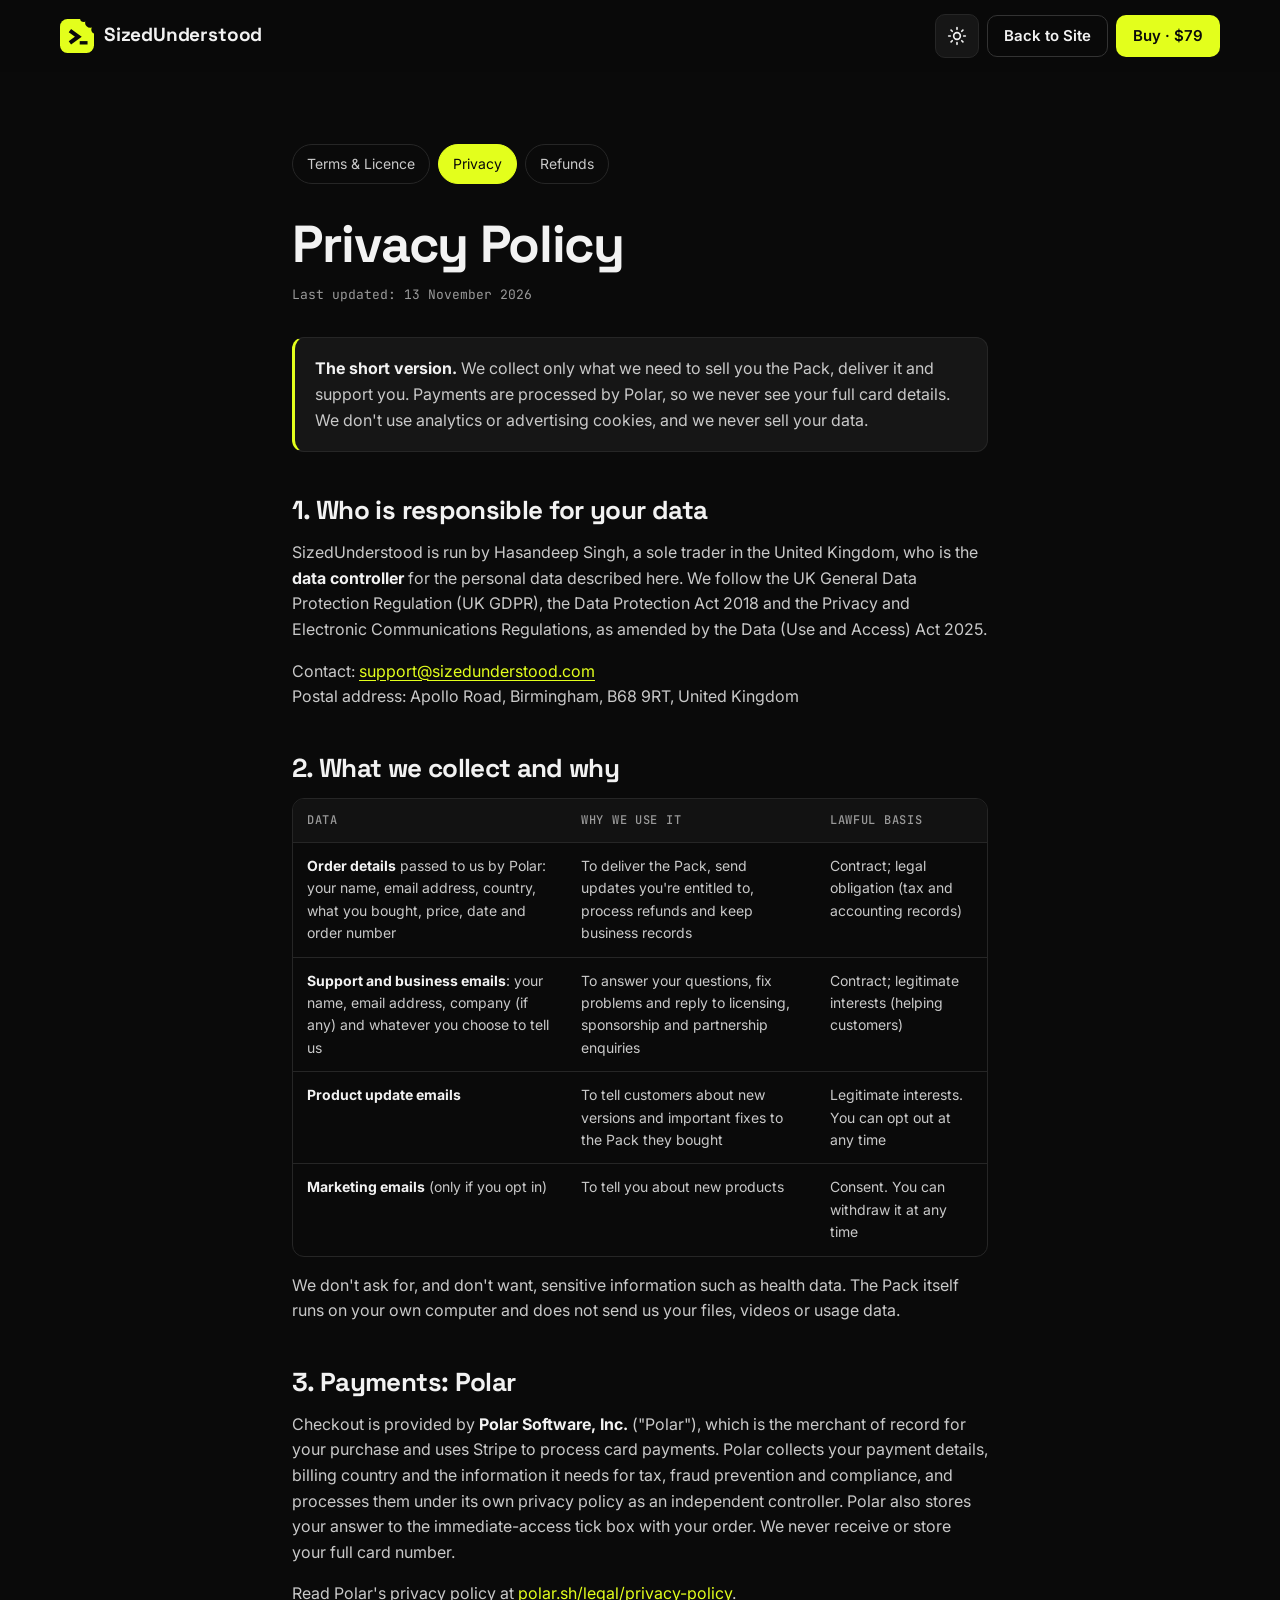
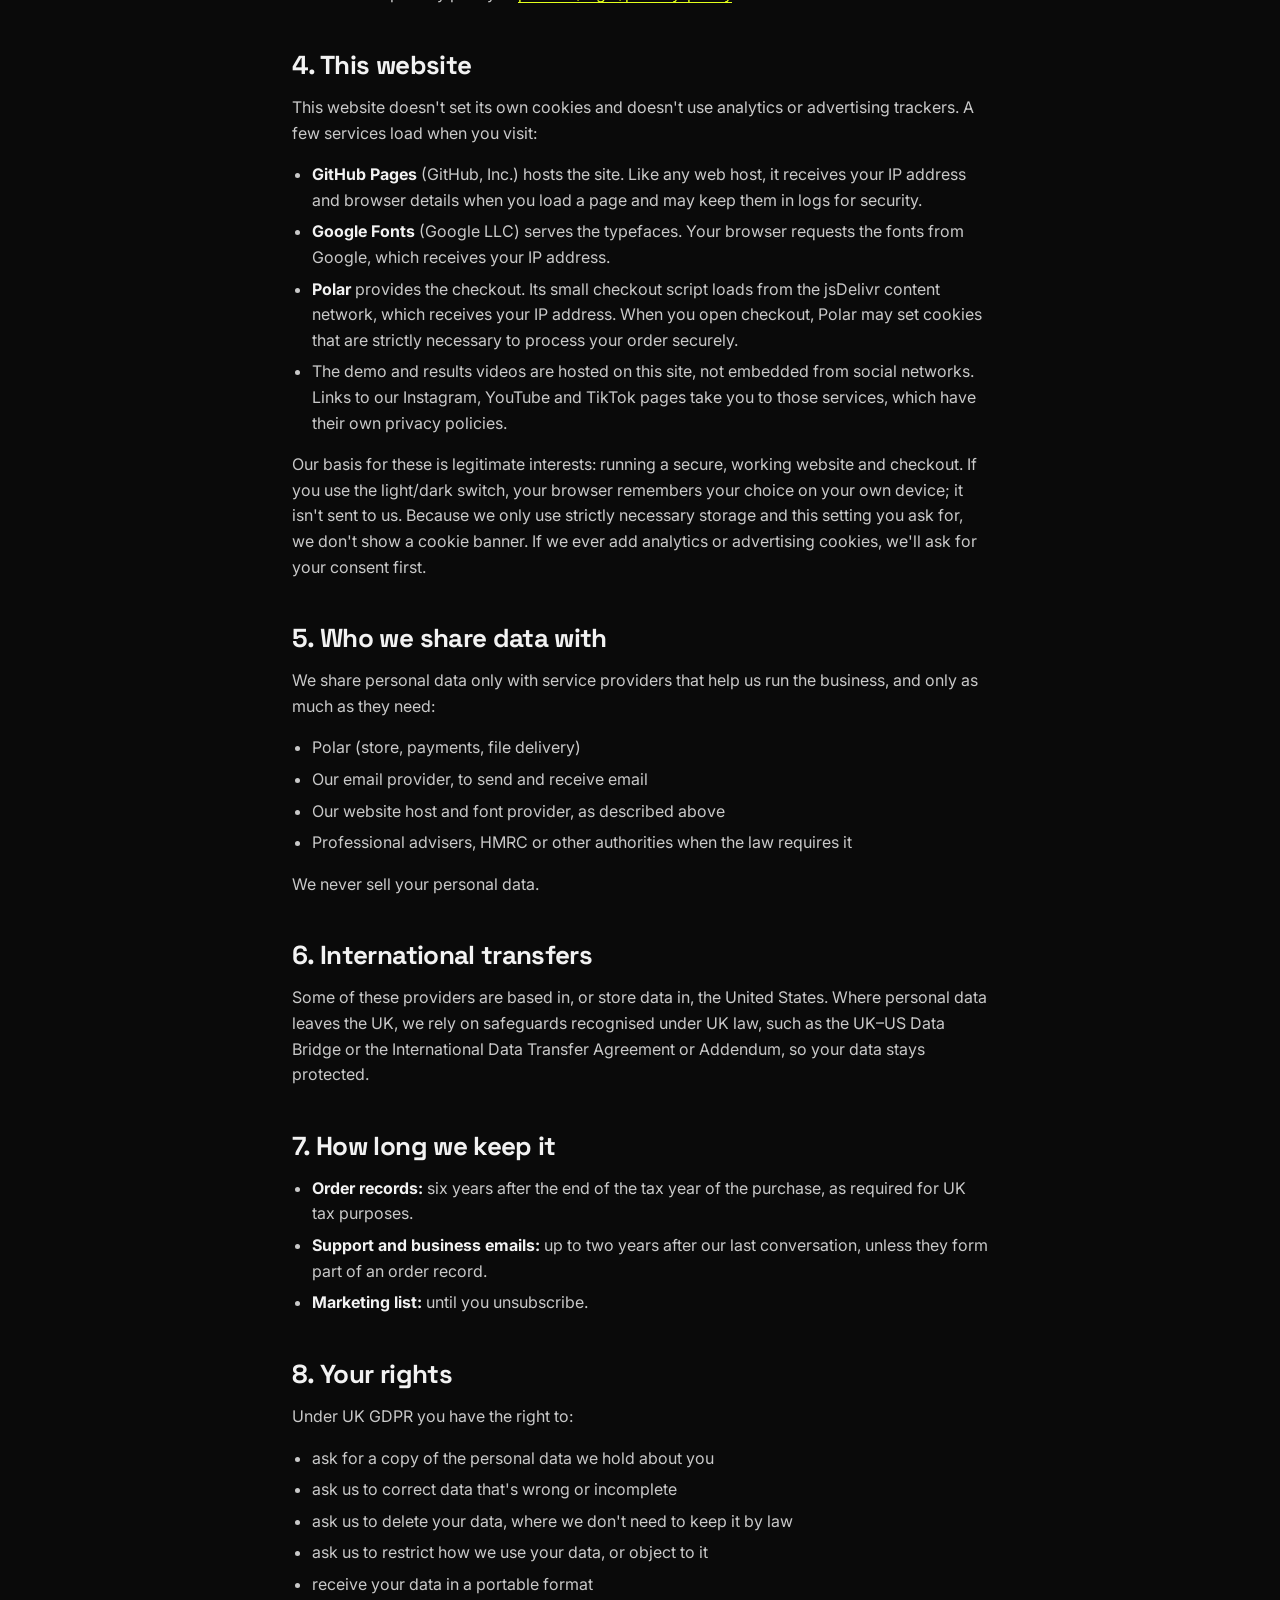
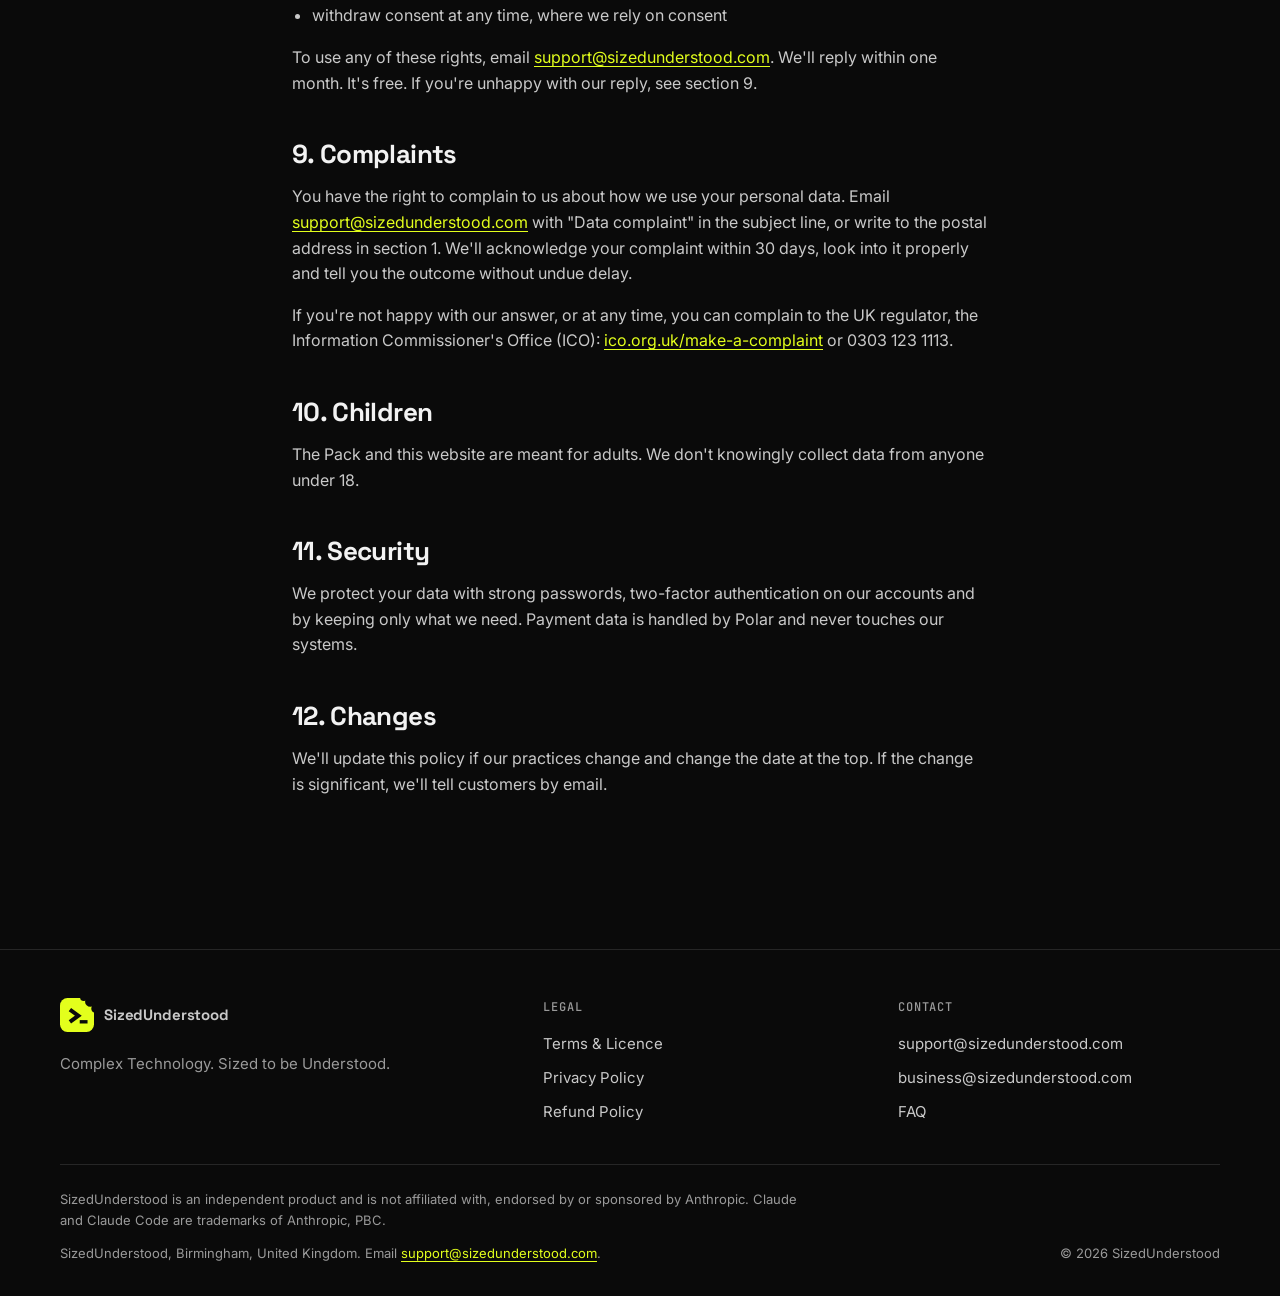
<file: privacy.html>
<!doctype html>
<html lang="en-GB">
<head>
  <meta charset="utf-8">
  <meta name="viewport" content="width=device-width, initial-scale=1, viewport-fit=cover">
  <title>Privacy Policy · SizedUnderstood</title>
  <meta name="description" content="How SizedUnderstood collects and uses personal data, under UK GDPR.">
  <meta name="theme-color" content="#0A0A0A">
  <link rel="canonical" href="https://www.sizedunderstood.com/privacy.html">
  <link rel="icon" href="assets/img/logo.svg" type="image/svg+xml">
  <link rel="icon" href="assets/img/favicon-32.png" sizes="32x32" type="image/png">
  <link rel="apple-touch-icon" href="assets/img/apple-touch-icon.png">
  <link rel="preconnect" href="https://fonts.googleapis.com">
  <link rel="preconnect" href="https://fonts.gstatic.com" crossorigin>
  <link href="https://fonts.googleapis.com/css2?family=Inter:wght@400;500;600&family=JetBrains+Mono:wght@400;500;700&family=Space+Grotesk:wght@500;600;700&display=swap" rel="stylesheet">
  <script>try{if(localStorage.getItem("su-theme")==="light"){document.documentElement.setAttribute("data-theme","light");}}catch(e){}</script>
  <link rel="stylesheet" href="assets/css/style.css?v=12">
</head>
<body>
  <a class="skip" href="#main">Skip to content</a>
  <header class="site-header">
    <div class="wrap header-inner">
      <a class="brand" href="index.html" aria-label="SizedUnderstood home">
        <img src="assets/img/logo.svg" alt="" width="34" height="34">
        <span>SizedUnderstood</span>
      </a>
      <div class="header-actions">
        <button class="theme-btn" type="button" data-theme-toggle aria-label="Switch to light mode" title="Switch to light mode"><svg class="i-sun" viewBox="0 0 24 24" fill="none" stroke="currentColor" stroke-width="2" stroke-linecap="round" aria-hidden="true"><circle cx="12" cy="12" r="4"/><path d="M12 2v2M12 20v2M4.9 4.9l1.4 1.4M17.7 17.7l1.4 1.4M2 12h2M20 12h2M4.9 19.1l1.4-1.4M17.7 6.3l1.4-1.4"/></svg><svg class="i-moon" viewBox="0 0 24 24" fill="none" stroke="currentColor" stroke-width="2" stroke-linecap="round" stroke-linejoin="round" aria-hidden="true"><path d="M21 12.8A9 9 0 1 1 11.2 3a7 7 0 0 0 9.8 9.8z"/></svg></button>
        <a class="btn btn-ghost btn-sm" href="index.html">Back to Site</a>
        <a class="btn btn-primary btn-sm" href="index.html#pricing"><span>Buy<span class="hide-xs"> · $79</span></span></a>
      </div>
    </div>
  </header>

  <main id="main" class="legal">
    <div class="wrap legal-inner">
      <nav class="legal-nav" aria-label="Legal pages">
        <a href="terms.html">Terms &amp; Licence</a>
        <a href="privacy.html" aria-current="page">Privacy</a>
        <a href="refunds.html">Refunds</a>
      </nav>

      <h1>Privacy Policy</h1>
      <p class="updated">Last updated: 13 November 2026</p>

      <div class="summary-box">
        <p><strong>The short version.</strong> We collect only what we need to sell you the Pack, deliver it and support you. Payments are processed by Polar, so we never see your full card details. We don't use analytics or advertising cookies, and we never sell your data.</p>
      </div>

      <h2>1. Who is responsible for your data</h2>
      <p>SizedUnderstood is run by Hasandeep Singh, a sole trader in the United Kingdom, who is the <strong>data controller</strong> for the personal data described here. We follow the UK General Data Protection Regulation (UK GDPR), the Data Protection Act 2018 and the Privacy and Electronic Communications Regulations, as amended by the Data (Use and Access) Act 2025.</p>
      <p>Contact: <a href="mailto:support@sizedunderstood.com">support@sizedunderstood.com</a><br>Postal address: Apollo Road, Birmingham, B68 9RT, United Kingdom</p>

      <h2>2. What we collect and why</h2>
      <div class="table-scroll">
        <table>
          <thead>
            <tr><th>Data</th><th>Why we use it</th><th>Lawful basis</th></tr>
          </thead>
          <tbody>
            <tr>
              <td><strong>Order details</strong> passed to us by Polar: your name, email address, country, what you bought, price, date and order number</td>
              <td>To deliver the Pack, send updates you're entitled to, process refunds and keep business records</td>
              <td>Contract; legal obligation (tax and accounting records)</td>
            </tr>
            <tr>
              <td><strong>Support and business emails</strong>: your name, email address, company (if any) and whatever you choose to tell us</td>
              <td>To answer your questions, fix problems and reply to licensing, sponsorship and partnership enquiries</td>
              <td>Contract; legitimate interests (helping customers)</td>
            </tr>
            <tr>
              <td><strong>Product update emails</strong></td>
              <td>To tell customers about new versions and important fixes to the Pack they bought</td>
              <td>Legitimate interests. You can opt out at any time</td>
            </tr>
            <tr>
              <td><strong>Marketing emails</strong> (only if you opt in)</td>
              <td>To tell you about new products</td>
              <td>Consent. You can withdraw it at any time</td>
            </tr>
          </tbody>
        </table>
      </div>
      <p>We don't ask for, and don't want, sensitive information such as health data. The Pack itself runs on your own computer and does not send us your files, videos or usage data.</p>

      <h2>3. Payments: Polar</h2>
      <p>Checkout is provided by <strong>Polar Software, Inc.</strong> ("Polar"), which is the merchant of record for your purchase and uses Stripe to process card payments. Polar collects your payment details, billing country and the information it needs for tax, fraud prevention and compliance, and processes them under its own privacy policy as an independent controller. Polar also stores your answer to the immediate-access tick box with your order. We never receive or store your full card number.</p>
      <p>Read Polar's privacy policy at <a href="https://polar.sh/legal/privacy-policy" rel="noopener" target="_blank">polar.sh/legal/privacy-policy</a>.</p>

      <h2>4. This website</h2>
      <p>This website doesn't set its own cookies and doesn't use analytics or advertising trackers. A few services load when you visit:</p>
      <ul>
        <li><strong>GitHub Pages</strong> (GitHub, Inc.) hosts the site. Like any web host, it receives your IP address and browser details when you load a page and may keep them in logs for security.</li>
        <li><strong>Google Fonts</strong> (Google LLC) serves the typefaces. Your browser requests the fonts from Google, which receives your IP address.</li>
        <li><strong>Polar</strong> provides the checkout. Its small checkout script loads from the jsDelivr content network, which receives your IP address. When you open checkout, Polar may set cookies that are strictly necessary to process your order securely.</li>
        <li>The demo and results videos are hosted on this site, not embedded from social networks. Links to our Instagram, YouTube and TikTok pages take you to those services, which have their own privacy policies.</li>
      </ul>
      <p>Our basis for these is legitimate interests: running a secure, working website and checkout. If you use the light/dark switch, your browser remembers your choice on your own device; it isn't sent to us. Because we only use strictly necessary storage and this setting you ask for, we don't show a cookie banner. If we ever add analytics or advertising cookies, we'll ask for your consent first.</p>

      <h2>5. Who we share data with</h2>
      <p>We share personal data only with service providers that help us run the business, and only as much as they need:</p>
      <ul>
        <li>Polar (store, payments, file delivery)</li>
        <li>Our email provider, to send and receive email</li>
        <li>Our website host and font provider, as described above</li>
        <li>Professional advisers, HMRC or other authorities when the law requires it</li>
      </ul>
      <p>We never sell your personal data.</p>

      <h2>6. International transfers</h2>
      <p>Some of these providers are based in, or store data in, the United States. Where personal data leaves the UK, we rely on safeguards recognised under UK law, such as the UK–US Data Bridge or the International Data Transfer Agreement or Addendum, so your data stays protected.</p>

      <h2>7. How long we keep it</h2>
      <ul>
        <li><strong>Order records:</strong> six years after the end of the tax year of the purchase, as required for UK tax purposes.</li>
        <li><strong>Support and business emails:</strong> up to two years after our last conversation, unless they form part of an order record.</li>
        <li><strong>Marketing list:</strong> until you unsubscribe.</li>
      </ul>

      <h2>8. Your rights</h2>
      <p>Under UK GDPR you have the right to:</p>
      <ul>
        <li>ask for a copy of the personal data we hold about you</li>
        <li>ask us to correct data that's wrong or incomplete</li>
        <li>ask us to delete your data, where we don't need to keep it by law</li>
        <li>ask us to restrict how we use your data, or object to it</li>
        <li>receive your data in a portable format</li>
        <li>withdraw consent at any time, where we rely on consent</li>
      </ul>
      <p>To use any of these rights, email <a href="mailto:support@sizedunderstood.com">support@sizedunderstood.com</a>. We'll reply within one month. It's free. If you're unhappy with our reply, see section 9.</p>

      <h2>9. Complaints</h2>
      <p>You have the right to complain to us about how we use your personal data. Email <a href="mailto:support@sizedunderstood.com">support@sizedunderstood.com</a> with "Data complaint" in the subject line, or write to the postal address in section 1. We'll acknowledge your complaint within 30 days, look into it properly and tell you the outcome without undue delay.</p>
      <p>If you're not happy with our answer, or at any time, you can complain to the UK regulator, the Information Commissioner's Office (ICO): <a href="https://ico.org.uk/make-a-complaint/" rel="noopener" target="_blank">ico.org.uk/make-a-complaint</a> or 0303 123 1113.</p>

      <h2>10. Children</h2>
      <p>The Pack and this website are meant for adults. We don't knowingly collect data from anyone under 18.</p>

      <h2>11. Security</h2>
      <p>We protect your data with strong passwords, two-factor authentication on our accounts and by keeping only what we need. Payment data is handled by Polar and never touches our systems.</p>

      <h2>12. Changes</h2>
      <p>We'll update this policy if our practices change and change the date at the top. If the change is significant, we'll tell customers by email.</p>
    </div>
  </main>

  <footer class="site-footer">
    <div class="wrap">
      <div class="footer-grid">
        <div>
          <a class="brand" href="index.html" aria-label="SizedUnderstood home">
            <img src="assets/img/logo.svg" alt="" width="34" height="34">
            <span>SizedUnderstood</span>
          </a>
          <p class="footer-motto">Complex Technology. Sized to be Understood.</p>
        </div>
        <div>
          <h4>Legal</h4>
          <ul>
            <li><a href="terms.html">Terms &amp; Licence</a></li>
            <li><a href="privacy.html">Privacy Policy</a></li>
            <li><a href="refunds.html">Refund Policy</a></li>
          </ul>
        </div>
        <div>
          <h4>Contact</h4>
          <ul>
            <li><a href="mailto:support@sizedunderstood.com">support@sizedunderstood.com</a></li>
            <li><a href="mailto:business@sizedunderstood.com">business@sizedunderstood.com</a></li>
            <li><a href="index.html#faq">FAQ</a></li>
          </ul>
        </div>
      </div>
      <div class="disclaimer">
        <p>SizedUnderstood is an independent product and is not affiliated with, endorsed by or sponsored by Anthropic. Claude and Claude Code are trademarks of Anthropic, PBC.</p>
        <p>SizedUnderstood, Birmingham, United Kingdom. Email <a href="mailto:support@sizedunderstood.com">support@sizedunderstood.com</a>.</p>
        <p>© <span data-year>2026</span> SizedUnderstood</p>
      </div>
    </div>
  </footer>
  <script src="assets/js/main.js?v=7" defer></script>
</body>
</html>
</file>
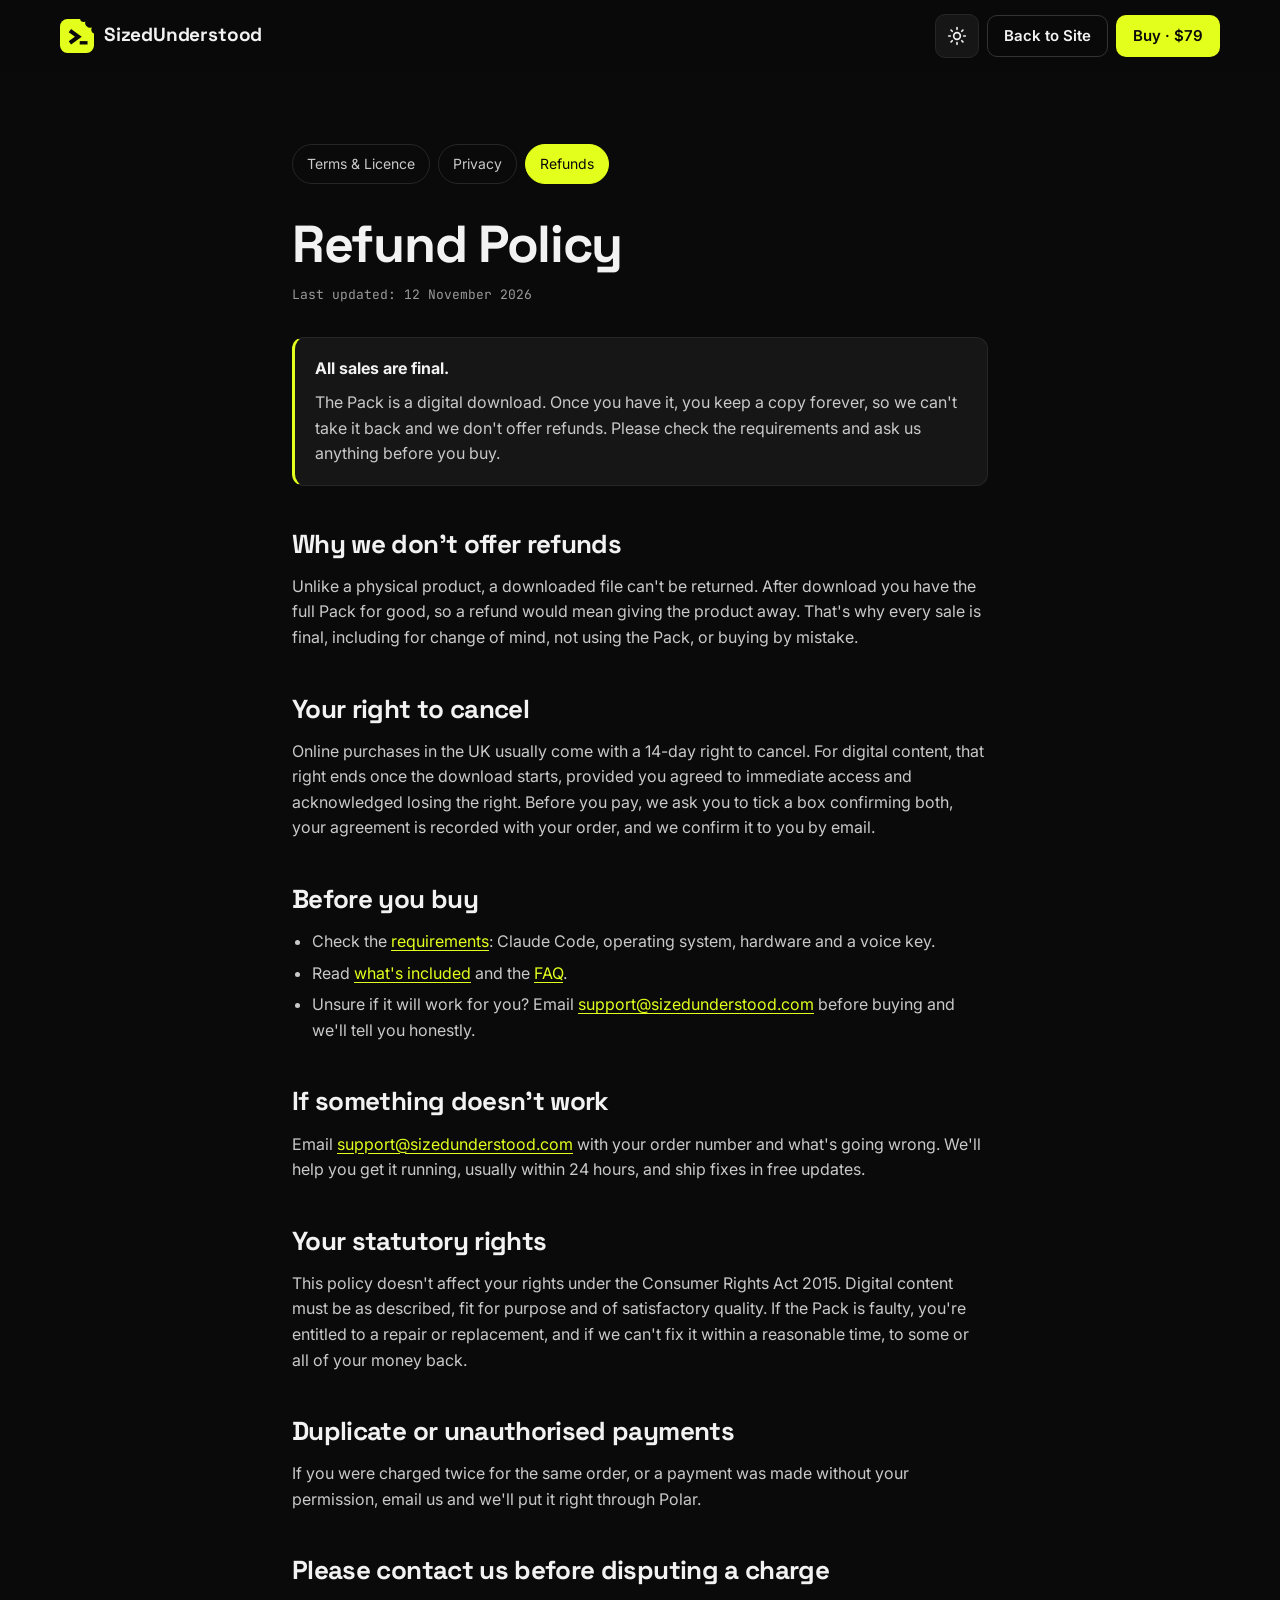
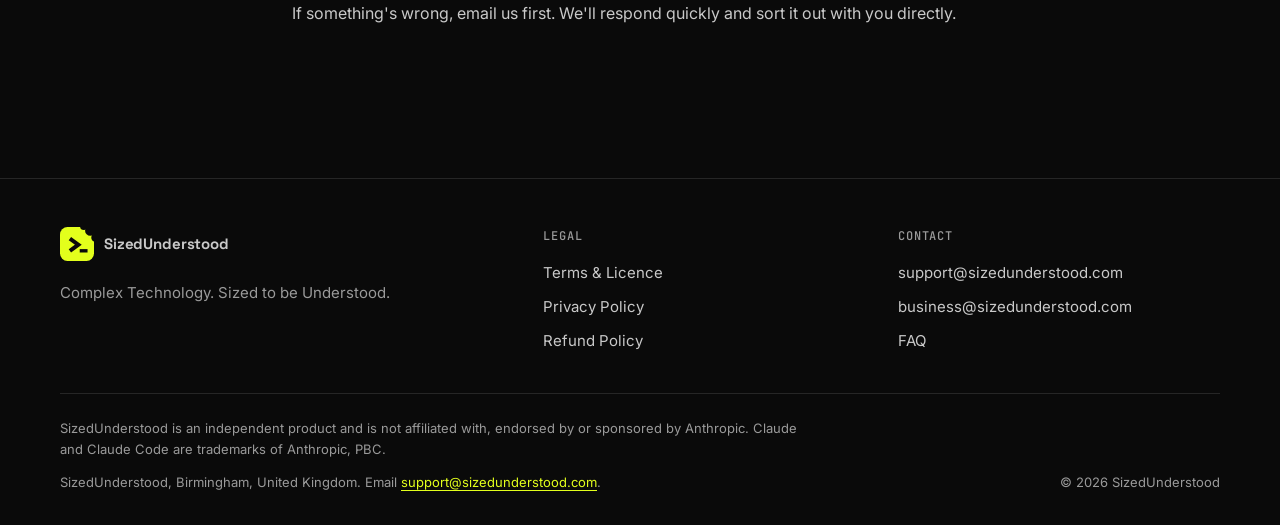
<file: refunds.html>
<!doctype html>
<html lang="en-GB">
<head>
  <meta charset="utf-8">
  <meta name="viewport" content="width=device-width, initial-scale=1, viewport-fit=cover">
  <title>Refund Policy · SizedUnderstood</title>
  <meta name="description" content="Refund policy for the SizedUnderstood Explainer Pack: all sales are final because the download is yours to keep.">
  <meta name="theme-color" content="#0A0A0A">
  <link rel="canonical" href="https://www.sizedunderstood.com/refunds.html">
  <link rel="icon" href="assets/img/logo.svg" type="image/svg+xml">
  <link rel="icon" href="assets/img/favicon-32.png" sizes="32x32" type="image/png">
  <link rel="apple-touch-icon" href="assets/img/apple-touch-icon.png">
  <link rel="preconnect" href="https://fonts.googleapis.com">
  <link rel="preconnect" href="https://fonts.gstatic.com" crossorigin>
  <link href="https://fonts.googleapis.com/css2?family=Inter:wght@400;500;600&family=JetBrains+Mono:wght@400;500;700&family=Space+Grotesk:wght@500;600;700&display=swap" rel="stylesheet">
  <script>try{if(localStorage.getItem("su-theme")==="light"){document.documentElement.setAttribute("data-theme","light");}}catch(e){}</script>
  <link rel="stylesheet" href="assets/css/style.css?v=12">
</head>
<body>
  <a class="skip" href="#main">Skip to content</a>
  <header class="site-header">
    <div class="wrap header-inner">
      <a class="brand" href="index.html" aria-label="SizedUnderstood home">
        <img src="assets/img/logo.svg" alt="" width="34" height="34">
        <span>SizedUnderstood</span>
      </a>
      <div class="header-actions">
        <button class="theme-btn" type="button" data-theme-toggle aria-label="Switch to light mode" title="Switch to light mode"><svg class="i-sun" viewBox="0 0 24 24" fill="none" stroke="currentColor" stroke-width="2" stroke-linecap="round" aria-hidden="true"><circle cx="12" cy="12" r="4"/><path d="M12 2v2M12 20v2M4.9 4.9l1.4 1.4M17.7 17.7l1.4 1.4M2 12h2M20 12h2M4.9 19.1l1.4-1.4M17.7 6.3l1.4-1.4"/></svg><svg class="i-moon" viewBox="0 0 24 24" fill="none" stroke="currentColor" stroke-width="2" stroke-linecap="round" stroke-linejoin="round" aria-hidden="true"><path d="M21 12.8A9 9 0 1 1 11.2 3a7 7 0 0 0 9.8 9.8z"/></svg></button>
        <a class="btn btn-ghost btn-sm" href="index.html">Back to Site</a>
        <a class="btn btn-primary btn-sm" href="index.html#pricing"><span>Buy<span class="hide-xs"> · $79</span></span></a>
      </div>
    </div>
  </header>

  <main id="main" class="legal">
    <div class="wrap legal-inner">
      <nav class="legal-nav" aria-label="Legal pages">
        <a href="terms.html">Terms &amp; Licence</a>
        <a href="privacy.html">Privacy</a>
        <a href="refunds.html" aria-current="page">Refunds</a>
      </nav>

      <h1>Refund Policy</h1>
      <p class="updated">Last updated: 12 November 2026</p>

      <div class="summary-box">
        <p><strong>All sales are final.</strong></p>
        <p>The Pack is a digital download. Once you have it, you keep a copy forever, so we can't take it back and we don't offer refunds. Please check the requirements and ask us anything before you buy.</p>
      </div>

      <h2>Why we don't offer refunds</h2>
      <p>Unlike a physical product, a downloaded file can't be returned. After download you have the full Pack for good, so a refund would mean giving the product away. That's why every sale is final, including for change of mind, not using the Pack, or buying by mistake.</p>

      <h2>Your right to cancel</h2>
      <p>Online purchases in the UK usually come with a 14-day right to cancel. For digital content, that right ends once the download starts, provided you agreed to immediate access and acknowledged losing the right. Before you pay, we ask you to tick a box confirming both, your agreement is recorded with your order, and we confirm it to you by email.</p>

      <h2>Before you buy</h2>
      <ul>
        <li>Check the <a href="index.html#install">requirements</a>: Claude Code, operating system, hardware and a voice key.</li>
        <li>Read <a href="index.html#included">what's included</a> and the <a href="index.html#faq">FAQ</a>.</li>
        <li>Unsure if it will work for you? Email <a href="mailto:support@sizedunderstood.com">support@sizedunderstood.com</a> before buying and we'll tell you honestly.</li>
      </ul>

      <h2>If something doesn't work</h2>
      <p>Email <a href="mailto:support@sizedunderstood.com">support@sizedunderstood.com</a> with your order number and what's going wrong. We'll help you get it running, usually within 24 hours, and ship fixes in free updates.</p>

      <h2>Your statutory rights</h2>
      <p>This policy doesn't affect your rights under the Consumer Rights Act 2015. Digital content must be as described, fit for purpose and of satisfactory quality. If the Pack is faulty, you're entitled to a repair or replacement, and if we can't fix it within a reasonable time, to some or all of your money back.</p>

      <h2>Duplicate or unauthorised payments</h2>
      <p>If you were charged twice for the same order, or a payment was made without your permission, email us and we'll put it right through Polar.</p>

      <h2>Please contact us before disputing a charge</h2>
      <p>If something's wrong, email us first. We'll respond quickly and sort it out with you directly.</p>
    </div>
  </main>

  <footer class="site-footer">
    <div class="wrap">
      <div class="footer-grid">
        <div>
          <a class="brand" href="index.html" aria-label="SizedUnderstood home">
            <img src="assets/img/logo.svg" alt="" width="34" height="34">
            <span>SizedUnderstood</span>
          </a>
          <p class="footer-motto">Complex Technology. Sized to be Understood.</p>
        </div>
        <div>
          <h4>Legal</h4>
          <ul>
            <li><a href="terms.html">Terms &amp; Licence</a></li>
            <li><a href="privacy.html">Privacy Policy</a></li>
            <li><a href="refunds.html">Refund Policy</a></li>
          </ul>
        </div>
        <div>
          <h4>Contact</h4>
          <ul>
            <li><a href="mailto:support@sizedunderstood.com">support@sizedunderstood.com</a></li>
            <li><a href="mailto:business@sizedunderstood.com">business@sizedunderstood.com</a></li>
            <li><a href="index.html#faq">FAQ</a></li>
          </ul>
        </div>
      </div>
      <div class="disclaimer">
        <p>SizedUnderstood is an independent product and is not affiliated with, endorsed by or sponsored by Anthropic. Claude and Claude Code are trademarks of Anthropic, PBC.</p>
        <p>SizedUnderstood, Birmingham, United Kingdom. Email <a href="mailto:support@sizedunderstood.com">support@sizedunderstood.com</a>.</p>
        <p>© <span data-year>2026</span> SizedUnderstood</p>
      </div>
    </div>
  </footer>
  <script src="assets/js/main.js?v=7" defer></script>
</body>
</html>
</file>
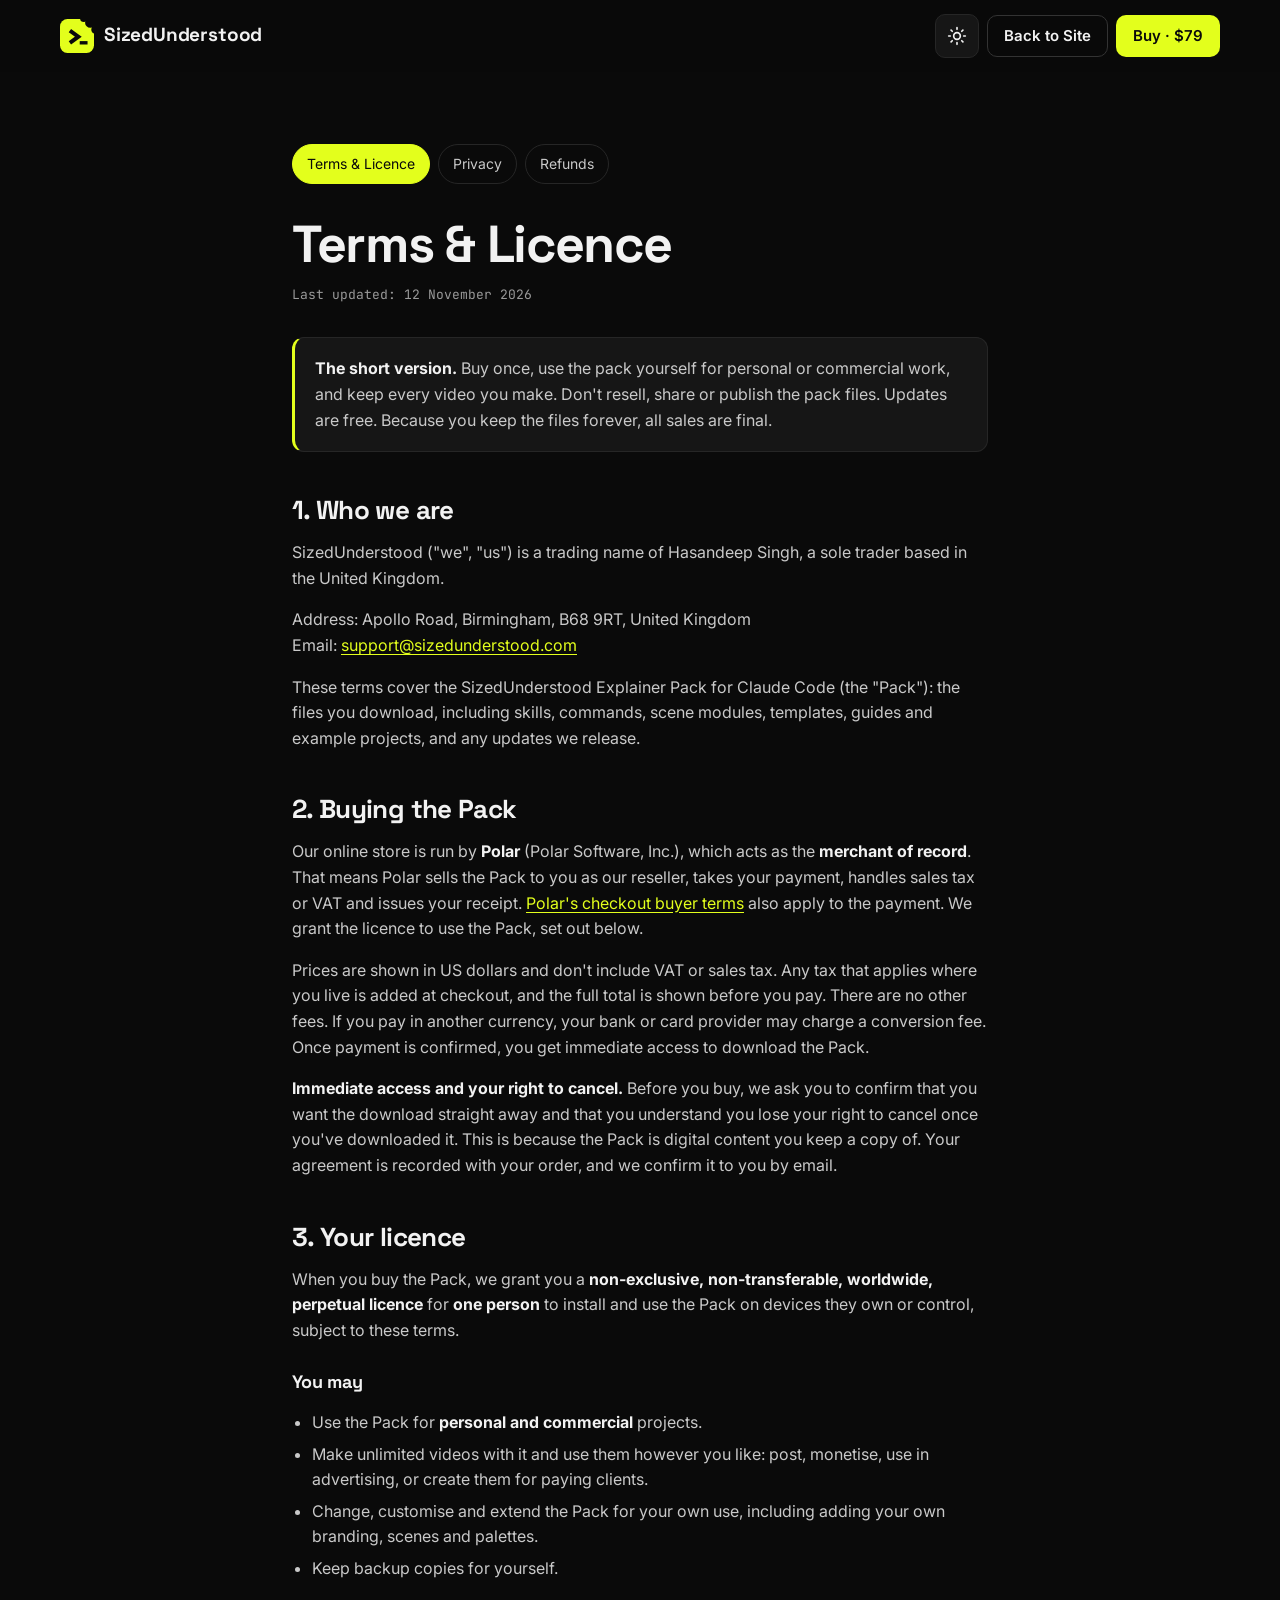
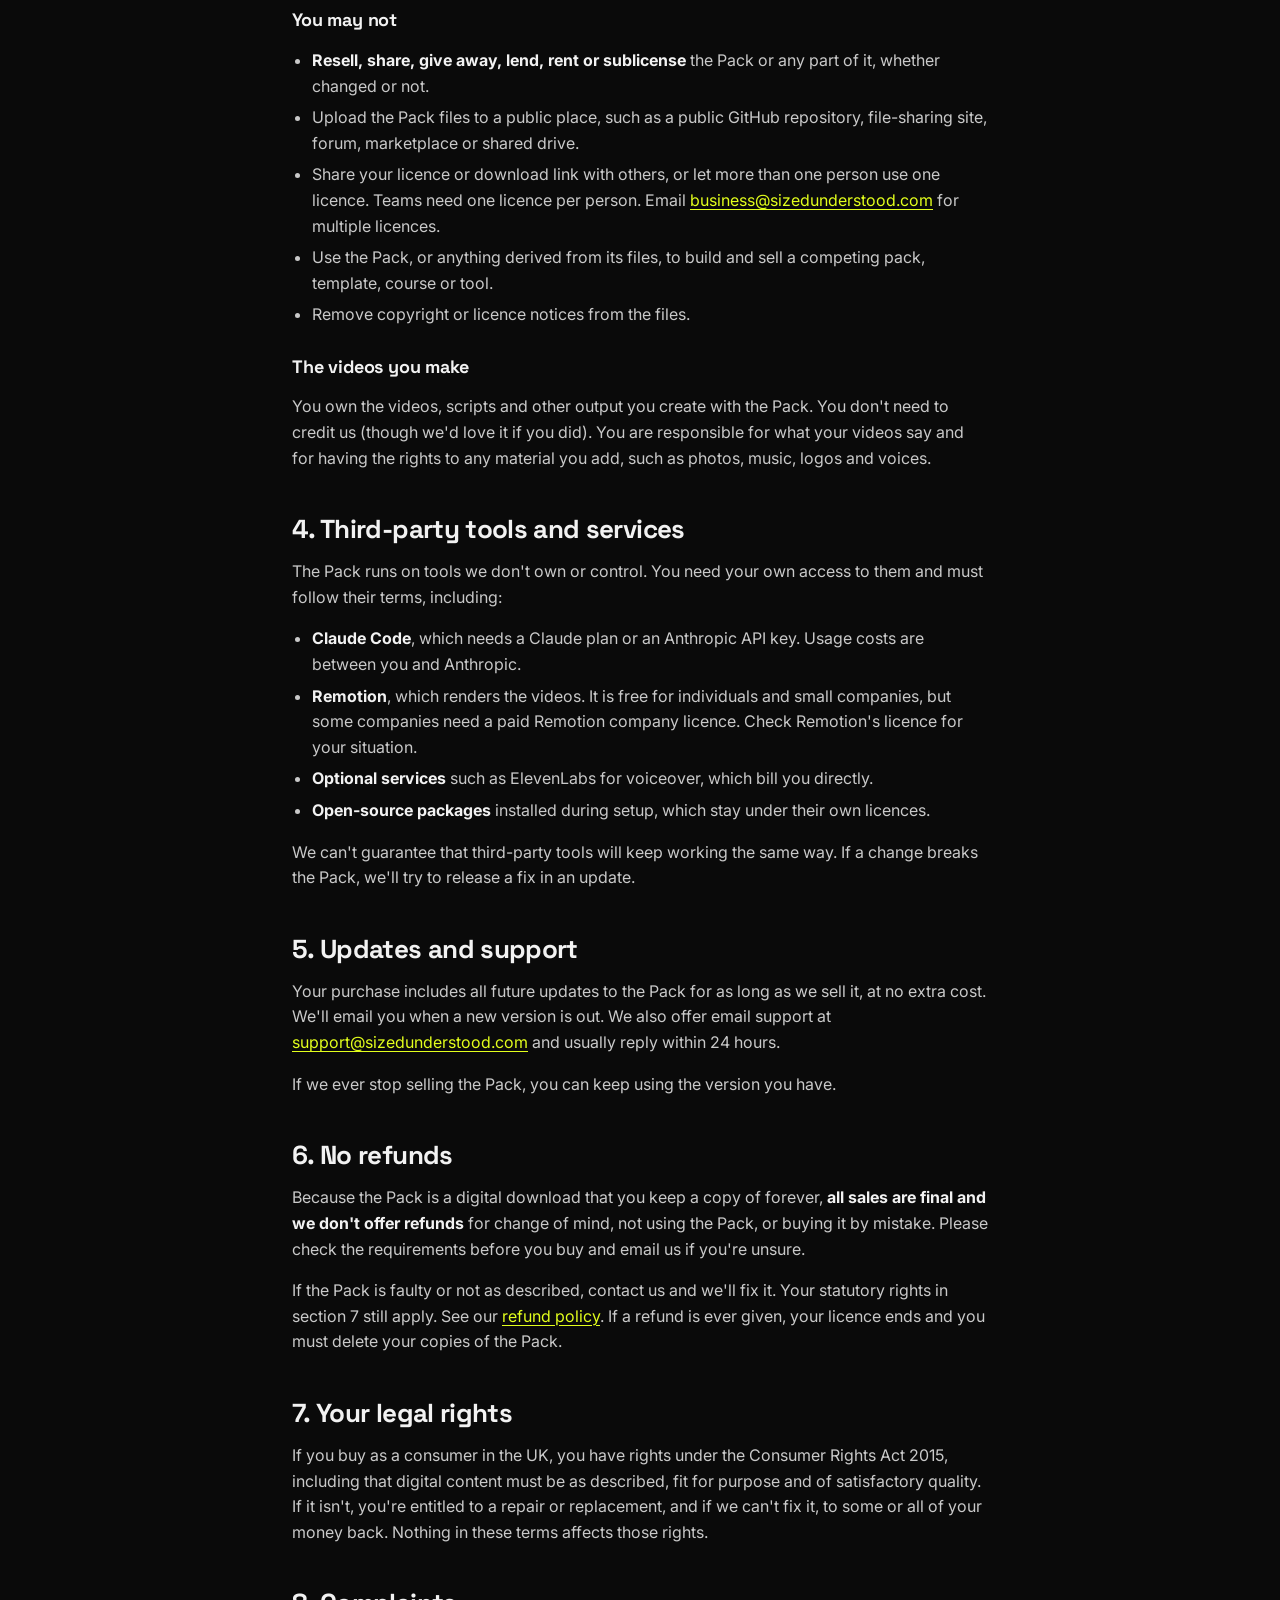
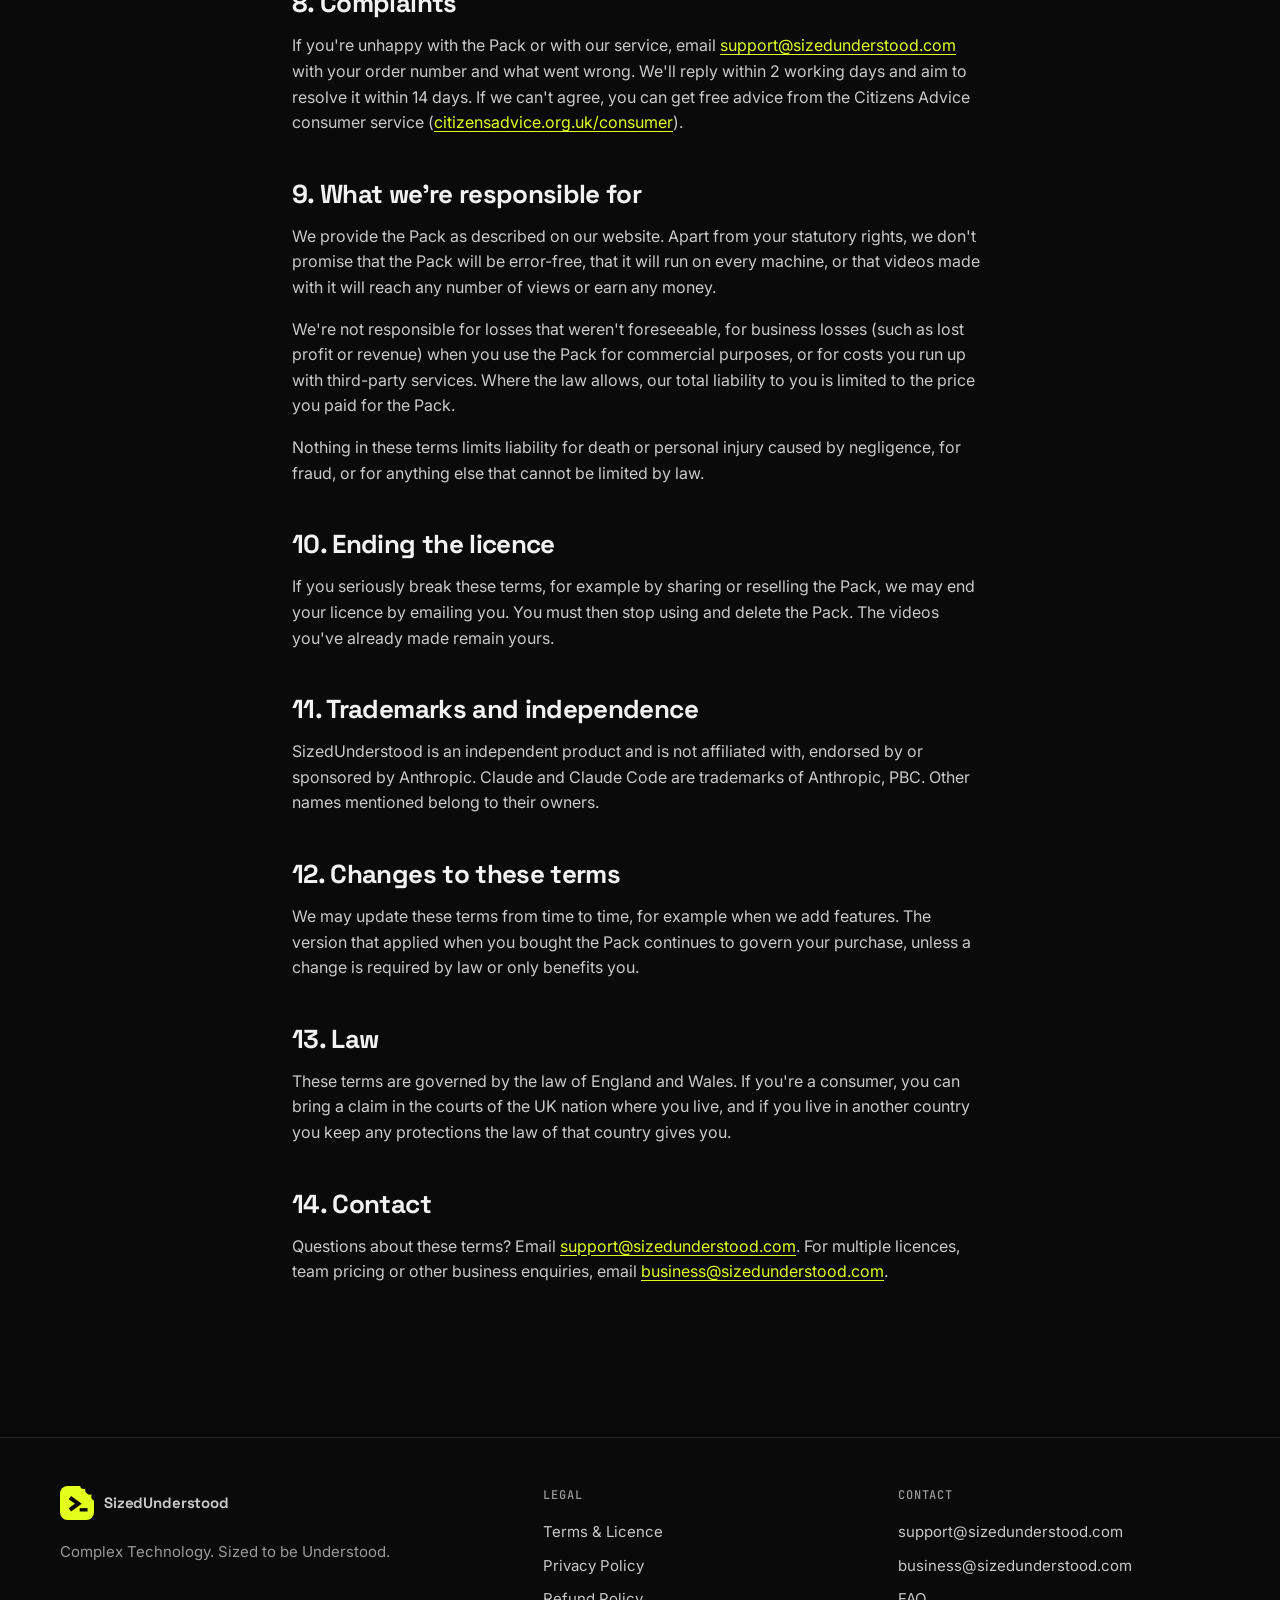
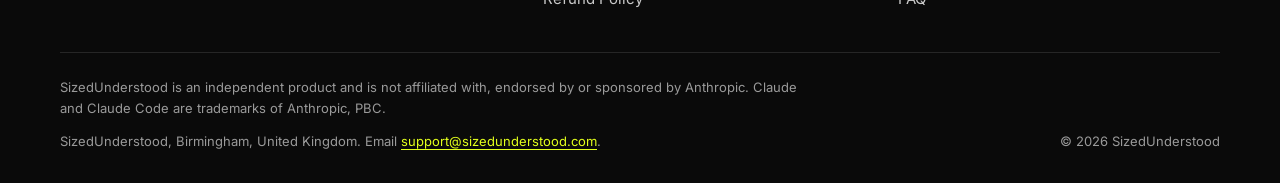
<file: terms.html>
<!doctype html>
<html lang="en-GB">
<head>
  <meta charset="utf-8">
  <meta name="viewport" content="width=device-width, initial-scale=1, viewport-fit=cover">
  <title>Terms &amp; Licence · SizedUnderstood</title>
  <meta name="description" content="Terms of sale and licence for the SizedUnderstood Explainer Pack for Claude Code.">
  <meta name="theme-color" content="#0A0A0A">
  <link rel="canonical" href="https://www.sizedunderstood.com/terms.html">
  <link rel="icon" href="assets/img/logo.svg" type="image/svg+xml">
  <link rel="icon" href="assets/img/favicon-32.png" sizes="32x32" type="image/png">
  <link rel="apple-touch-icon" href="assets/img/apple-touch-icon.png">
  <link rel="preconnect" href="https://fonts.googleapis.com">
  <link rel="preconnect" href="https://fonts.gstatic.com" crossorigin>
  <link href="https://fonts.googleapis.com/css2?family=Inter:wght@400;500;600&family=JetBrains+Mono:wght@400;500;700&family=Space+Grotesk:wght@500;600;700&display=swap" rel="stylesheet">
  <script>try{if(localStorage.getItem("su-theme")==="light"){document.documentElement.setAttribute("data-theme","light");}}catch(e){}</script>
  <link rel="stylesheet" href="assets/css/style.css?v=12">
</head>
<body>
  <a class="skip" href="#main">Skip to content</a>
  <header class="site-header">
    <div class="wrap header-inner">
      <a class="brand" href="index.html" aria-label="SizedUnderstood home">
        <img src="assets/img/logo.svg" alt="" width="34" height="34">
        <span>SizedUnderstood</span>
      </a>
      <div class="header-actions">
        <button class="theme-btn" type="button" data-theme-toggle aria-label="Switch to light mode" title="Switch to light mode"><svg class="i-sun" viewBox="0 0 24 24" fill="none" stroke="currentColor" stroke-width="2" stroke-linecap="round" aria-hidden="true"><circle cx="12" cy="12" r="4"/><path d="M12 2v2M12 20v2M4.9 4.9l1.4 1.4M17.7 17.7l1.4 1.4M2 12h2M20 12h2M4.9 19.1l1.4-1.4M17.7 6.3l1.4-1.4"/></svg><svg class="i-moon" viewBox="0 0 24 24" fill="none" stroke="currentColor" stroke-width="2" stroke-linecap="round" stroke-linejoin="round" aria-hidden="true"><path d="M21 12.8A9 9 0 1 1 11.2 3a7 7 0 0 0 9.8 9.8z"/></svg></button>
        <a class="btn btn-ghost btn-sm" href="index.html">Back to Site</a>
        <a class="btn btn-primary btn-sm" href="index.html#pricing"><span>Buy<span class="hide-xs"> · $79</span></span></a>
      </div>
    </div>
  </header>

  <main id="main" class="legal">
    <div class="wrap legal-inner">
      <nav class="legal-nav" aria-label="Legal pages">
        <a href="terms.html" aria-current="page">Terms &amp; Licence</a>
        <a href="privacy.html">Privacy</a>
        <a href="refunds.html">Refunds</a>
      </nav>

      <h1>Terms &amp; Licence</h1>
      <p class="updated">Last updated: 12 November 2026</p>

      <div class="summary-box">
        <p><strong>The short version.</strong> Buy once, use the pack yourself for personal or commercial work, and keep every video you make. Don't resell, share or publish the pack files. Updates are free. Because you keep the files forever, all sales are final.</p>
      </div>

      <h2>1. Who we are</h2>
      <p>SizedUnderstood ("we", "us") is a trading name of Hasandeep Singh, a sole trader based in the United Kingdom.</p>
      <p>Address: Apollo Road, Birmingham, B68 9RT, United Kingdom<br>Email: <a href="mailto:support@sizedunderstood.com">support@sizedunderstood.com</a></p>
      <p>These terms cover the SizedUnderstood Explainer Pack for Claude Code (the "Pack"): the files you download, including skills, commands, scene modules, templates, guides and example projects, and any updates we release.</p>

      <h2>2. Buying the Pack</h2>
      <p>Our online store is run by <strong>Polar</strong> (Polar Software, Inc.), which acts as the <strong>merchant of record</strong>. That means Polar sells the Pack to you as our reseller, takes your payment, handles sales tax or VAT and issues your receipt. <a href="https://polar.sh/legal/checkout-buyer-terms" rel="noopener" target="_blank">Polar's checkout buyer terms</a> also apply to the payment. We grant the licence to use the Pack, set out below.</p>
      <p>Prices are shown in US dollars and don't include VAT or sales tax. Any tax that applies where you live is added at checkout, and the full total is shown before you pay. There are no other fees. If you pay in another currency, your bank or card provider may charge a conversion fee. Once payment is confirmed, you get immediate access to download the Pack.</p>
      <p><strong>Immediate access and your right to cancel.</strong> Before you buy, we ask you to confirm that you want the download straight away and that you understand you lose your right to cancel once you've downloaded it. This is because the Pack is digital content you keep a copy of. Your agreement is recorded with your order, and we confirm it to you by email.</p>

      <h2>3. Your licence</h2>
      <p>When you buy the Pack, we grant you a <strong>non-exclusive, non-transferable, worldwide, perpetual licence</strong> for <strong>one person</strong> to install and use the Pack on devices they own or control, subject to these terms.</p>

      <h3>You may</h3>
      <ul>
        <li>Use the Pack for <strong>personal and commercial</strong> projects.</li>
        <li>Make unlimited videos with it and use them however you like: post, monetise, use in advertising, or create them for paying clients.</li>
        <li>Change, customise and extend the Pack for your own use, including adding your own branding, scenes and palettes.</li>
        <li>Keep backup copies for yourself.</li>
      </ul>

      <h3>You may not</h3>
      <ul>
        <li><strong>Resell, share, give away, lend, rent or sublicense</strong> the Pack or any part of it, whether changed or not.</li>
        <li>Upload the Pack files to a public place, such as a public GitHub repository, file-sharing site, forum, marketplace or shared drive.</li>
        <li>Share your licence or download link with others, or let more than one person use one licence. Teams need one licence per person. Email <a href="mailto:business@sizedunderstood.com">business@sizedunderstood.com</a> for multiple licences.</li>
        <li>Use the Pack, or anything derived from its files, to build and sell a competing pack, template, course or tool.</li>
        <li>Remove copyright or licence notices from the files.</li>
      </ul>

      <h3>The videos you make</h3>
      <p>You own the videos, scripts and other output you create with the Pack. You don't need to credit us (though we'd love it if you did). You are responsible for what your videos say and for having the rights to any material you add, such as photos, music, logos and voices.</p>

      <h2>4. Third-party tools and services</h2>
      <p>The Pack runs on tools we don't own or control. You need your own access to them and must follow their terms, including:</p>
      <ul>
        <li><strong>Claude Code</strong>, which needs a Claude plan or an Anthropic API key. Usage costs are between you and Anthropic.</li>
        <li><strong>Remotion</strong>, which renders the videos. It is free for individuals and small companies, but some companies need a paid Remotion company licence. Check Remotion's licence for your situation.</li>
        <li><strong>Optional services</strong> such as ElevenLabs for voiceover, which bill you directly.</li>
        <li><strong>Open-source packages</strong> installed during setup, which stay under their own licences.</li>
      </ul>
      <p>We can't guarantee that third-party tools will keep working the same way. If a change breaks the Pack, we'll try to release a fix in an update.</p>

      <h2>5. Updates and support</h2>
      <p>Your purchase includes all future updates to the Pack for as long as we sell it, at no extra cost. We'll email you when a new version is out. We also offer email support at <a href="mailto:support@sizedunderstood.com">support@sizedunderstood.com</a> and usually reply within 24 hours.</p>
      <p>If we ever stop selling the Pack, you can keep using the version you have.</p>

      <h2>6. No refunds</h2>
      <p>Because the Pack is a digital download that you keep a copy of forever, <strong>all sales are final and we don't offer refunds</strong> for change of mind, not using the Pack, or buying it by mistake. Please check the requirements before you buy and email us if you're unsure.</p>
      <p>If the Pack is faulty or not as described, contact us and we'll fix it. Your statutory rights in section 7 still apply. See our <a href="refunds.html">refund policy</a>. If a refund is ever given, your licence ends and you must delete your copies of the Pack.</p>

      <h2>7. Your legal rights</h2>
      <p>If you buy as a consumer in the UK, you have rights under the Consumer Rights Act 2015, including that digital content must be as described, fit for purpose and of satisfactory quality. If it isn't, you're entitled to a repair or replacement, and if we can't fix it, to some or all of your money back. Nothing in these terms affects those rights.</p>

      <h2>8. Complaints</h2>
      <p>If you're unhappy with the Pack or with our service, email <a href="mailto:support@sizedunderstood.com">support@sizedunderstood.com</a> with your order number and what went wrong. We'll reply within 2 working days and aim to resolve it within 14 days. If we can't agree, you can get free advice from the Citizens Advice consumer service (<a href="https://www.citizensadvice.org.uk/consumer/" rel="noopener" target="_blank">citizensadvice.org.uk/consumer</a>).</p>

      <h2>9. What we're responsible for</h2>
      <p>We provide the Pack as described on our website. Apart from your statutory rights, we don't promise that the Pack will be error-free, that it will run on every machine, or that videos made with it will reach any number of views or earn any money.</p>
      <p>We're not responsible for losses that weren't foreseeable, for business losses (such as lost profit or revenue) when you use the Pack for commercial purposes, or for costs you run up with third-party services. Where the law allows, our total liability to you is limited to the price you paid for the Pack.</p>
      <p>Nothing in these terms limits liability for death or personal injury caused by negligence, for fraud, or for anything else that cannot be limited by law.</p>

      <h2>10. Ending the licence</h2>
      <p>If you seriously break these terms, for example by sharing or reselling the Pack, we may end your licence by emailing you. You must then stop using and delete the Pack. The videos you've already made remain yours.</p>

      <h2>11. Trademarks and independence</h2>
      <p>SizedUnderstood is an independent product and is not affiliated with, endorsed by or sponsored by Anthropic. Claude and Claude Code are trademarks of Anthropic, PBC. Other names mentioned belong to their owners.</p>

      <h2>12. Changes to these terms</h2>
      <p>We may update these terms from time to time, for example when we add features. The version that applied when you bought the Pack continues to govern your purchase, unless a change is required by law or only benefits you.</p>

      <h2>13. Law</h2>
      <p>These terms are governed by the law of England and Wales. If you're a consumer, you can bring a claim in the courts of the UK nation where you live, and if you live in another country you keep any protections the law of that country gives you.</p>

      <h2>14. Contact</h2>
      <p>Questions about these terms? Email <a href="mailto:support@sizedunderstood.com">support@sizedunderstood.com</a>. For multiple licences, team pricing or other business enquiries, email <a href="mailto:business@sizedunderstood.com">business@sizedunderstood.com</a>.</p>
    </div>
  </main>

  <footer class="site-footer">
    <div class="wrap">
      <div class="footer-grid">
        <div>
          <a class="brand" href="index.html" aria-label="SizedUnderstood home">
            <img src="assets/img/logo.svg" alt="" width="34" height="34">
            <span>SizedUnderstood</span>
          </a>
          <p class="footer-motto">Complex Technology. Sized to be Understood.</p>
        </div>
        <div>
          <h4>Legal</h4>
          <ul>
            <li><a href="terms.html">Terms &amp; Licence</a></li>
            <li><a href="privacy.html">Privacy Policy</a></li>
            <li><a href="refunds.html">Refund Policy</a></li>
          </ul>
        </div>
        <div>
          <h4>Contact</h4>
          <ul>
            <li><a href="mailto:support@sizedunderstood.com">support@sizedunderstood.com</a></li>
            <li><a href="mailto:business@sizedunderstood.com">business@sizedunderstood.com</a></li>
            <li><a href="index.html#faq">FAQ</a></li>
          </ul>
        </div>
      </div>
      <div class="disclaimer">
        <p>SizedUnderstood is an independent product and is not affiliated with, endorsed by or sponsored by Anthropic. Claude and Claude Code are trademarks of Anthropic, PBC.</p>
        <p>SizedUnderstood, Birmingham, United Kingdom. Email <a href="mailto:support@sizedunderstood.com">support@sizedunderstood.com</a>.</p>
        <p>© <span data-year>2026</span> SizedUnderstood</p>
      </div>
    </div>
  </footer>
  <script src="assets/js/main.js?v=7" defer></script>
</body>
</html>
</file>
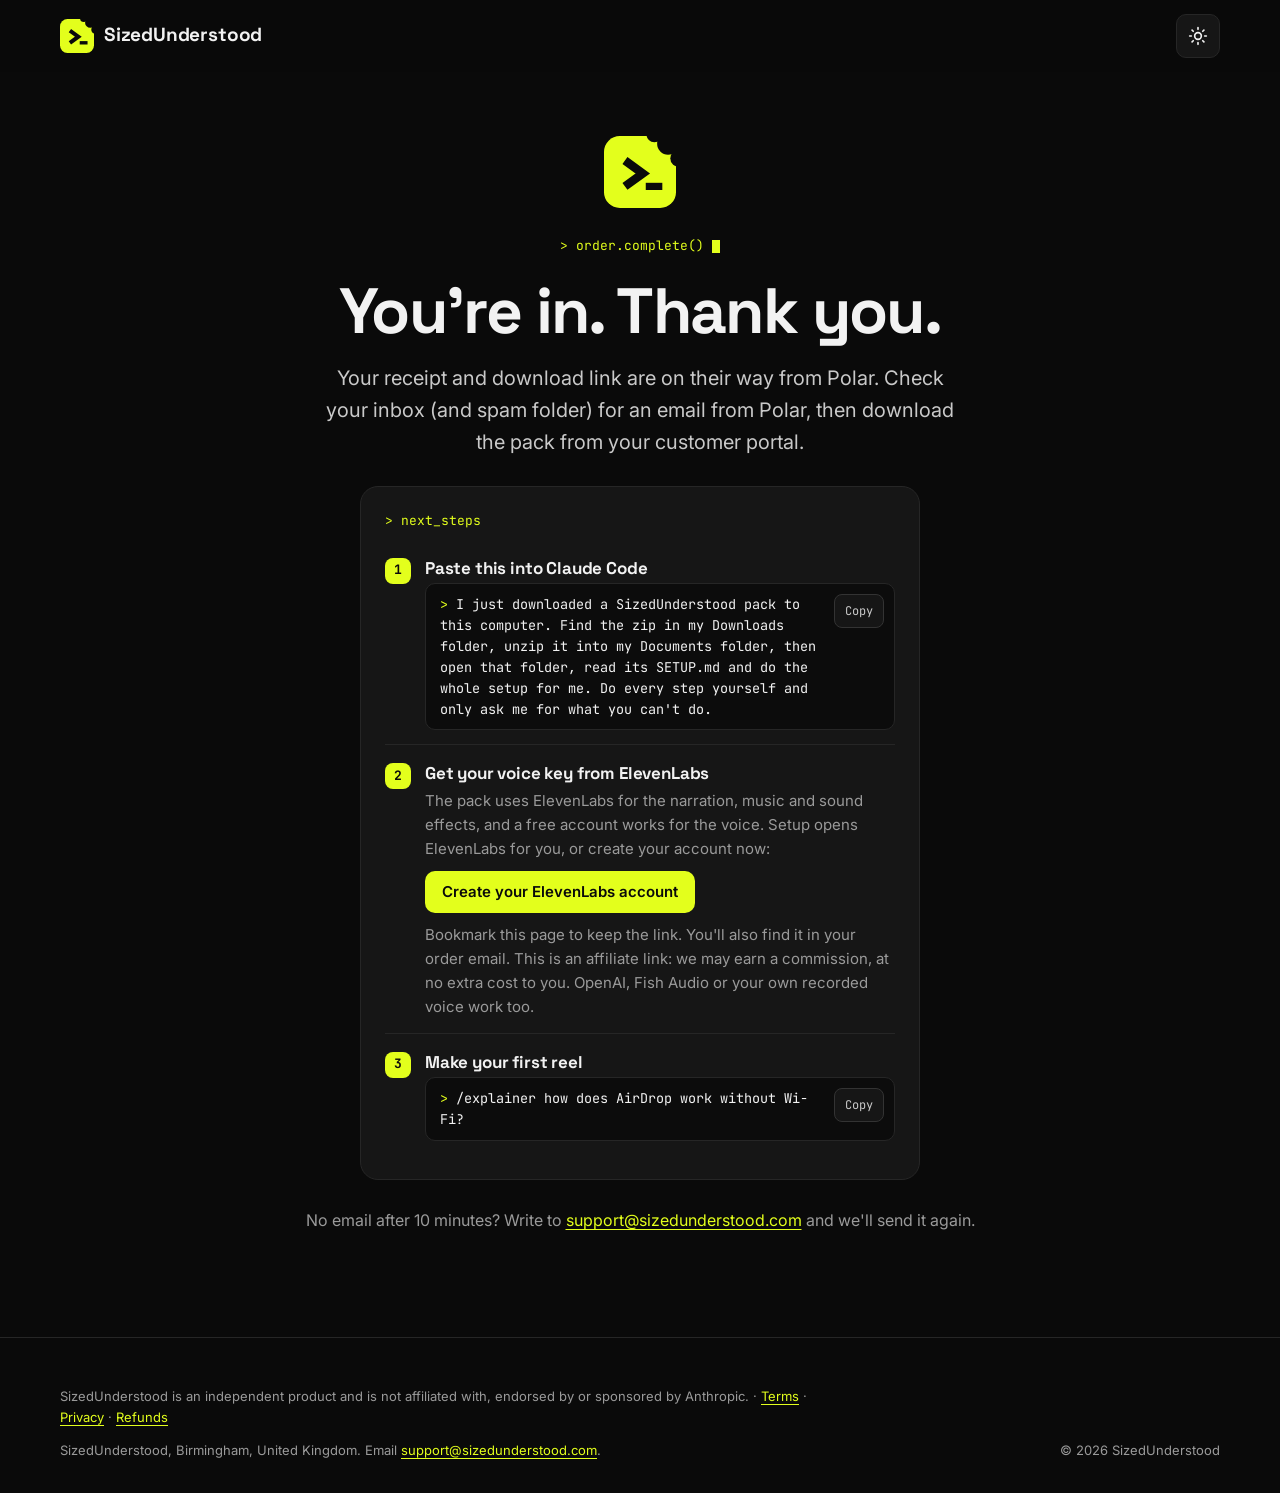
<file: thanks.html>
<!doctype html>
<html lang="en-GB">
<head>
  <meta charset="utf-8">
  <meta name="viewport" content="width=device-width, initial-scale=1, viewport-fit=cover">
  <title>Thank You · SizedUnderstood</title>
  <meta name="robots" content="noindex">
  <meta name="theme-color" content="#0A0A0A">
  <link rel="icon" href="assets/img/logo.svg" type="image/svg+xml">
  <link rel="icon" href="assets/img/favicon-32.png" sizes="32x32" type="image/png">
  <link rel="apple-touch-icon" href="assets/img/apple-touch-icon.png">
  <link rel="preconnect" href="https://fonts.googleapis.com">
  <link rel="preconnect" href="https://fonts.gstatic.com" crossorigin>
  <link href="https://fonts.googleapis.com/css2?family=Inter:wght@400;500;600&family=JetBrains+Mono:wght@400;500;700&family=Space+Grotesk:wght@500;600;700&display=swap" rel="stylesheet">
  <script>try{if(localStorage.getItem("su-theme")==="light"){document.documentElement.setAttribute("data-theme","light");}}catch(e){}</script>
  <link rel="stylesheet" href="assets/css/style.css?v=12">
</head>
<body>
  <header class="site-header">
    <div class="wrap header-inner">
      <a class="brand" href="index.html" aria-label="SizedUnderstood home">
        <img src="assets/img/logo.svg" alt="" width="34" height="34">
        <span>SizedUnderstood</span>
      </a>
      <div class="header-actions">
        <button class="theme-btn" type="button" data-theme-toggle aria-label="Switch to light mode" title="Switch to light mode"><svg class="i-sun" viewBox="0 0 24 24" fill="none" stroke="currentColor" stroke-width="2" stroke-linecap="round" aria-hidden="true"><circle cx="12" cy="12" r="4"/><path d="M12 2v2M12 20v2M4.9 4.9l1.4 1.4M17.7 17.7l1.4 1.4M2 12h2M20 12h2M4.9 19.1l1.4-1.4M17.7 6.3l1.4-1.4"/></svg><svg class="i-moon" viewBox="0 0 24 24" fill="none" stroke="currentColor" stroke-width="2" stroke-linecap="round" stroke-linejoin="round" aria-hidden="true"><path d="M21 12.8A9 9 0 1 1 11.2 3a7 7 0 0 0 9.8 9.8z"/></svg></button>
      </div>
    </div>
  </header>

  <main id="main">
    <div class="wrap center-page">
      <div>
        <img src="assets/img/logo.svg" alt="">
        <div class="eyebrow">&gt; order.complete()<span class="cursor" aria-hidden="true"></span></div>
        <h1>You're in. Thank you.</h1>
        <p class="lead">Your receipt and download link are on their way from Polar. Check your inbox (and spam folder) for an email from Polar, then download the pack from your customer portal.</p>
        <div class="install">
          <div class="spec-title">&gt; next_steps</div>
          <ol>
            <li>
              <h3>Paste this into Claude Code</h3>
              <div class="code chat wrap"><code>I just downloaded a SizedUnderstood pack to this computer. Find the zip in my Downloads folder, unzip it into my Documents folder, then open that folder, read its SETUP.md and do the whole setup for me. Do every step yourself and only ask me for what you can't do.</code><button class="copy" type="button">Copy</button></div>
            </li>
            <li>
              <h3>Get your voice key from ElevenLabs</h3>
              <p>The pack uses ElevenLabs for the narration, music and sound effects, and a free account works for the voice. Setup opens ElevenLabs for you, or create your account now:</p>
              <p class="voice-link"><a class="btn btn-primary btn-sm" href="https://try.elevenlabs.io/sizedunderstood" rel="sponsored noopener" target="_blank">Create your ElevenLabs account</a></p>
              <p class="save-note">Bookmark this page to keep the link. You'll also find it in your order email. This is an affiliate link: we may earn a commission, at no extra cost to you. OpenAI, Fish Audio or your own recorded voice work too.</p>
            </li>
            <li>
              <h3>Make your first reel</h3>
              <div class="code chat"><code>/explainer how does AirDrop work without Wi-Fi?</code><button class="copy" type="button">Copy</button></div>
            </li>
          </ol>
        </div>
        <p class="muted">No email after 10 minutes? Write to <a href="mailto:support@sizedunderstood.com">support@sizedunderstood.com</a> and we'll send it again.</p>
      </div>
    </div>
  </main>

  <footer class="site-footer">
    <div class="wrap">
      <div class="disclaimer" style="margin-top:0;border-top:0;padding-top:0">
        <p>SizedUnderstood is an independent product and is not affiliated with, endorsed by or sponsored by Anthropic. · <a href="terms.html">Terms</a> · <a href="privacy.html">Privacy</a> · <a href="refunds.html">Refunds</a></p>
        <p>SizedUnderstood, Birmingham, United Kingdom. Email <a href="mailto:support@sizedunderstood.com">support@sizedunderstood.com</a>.</p>
        <p>© <span data-year>2026</span> SizedUnderstood</p>
      </div>
    </div>
  </footer>
  <script src="assets/js/main.js?v=7" defer></script>
</body>
</html>
</file>
<file: assets/css/style.css>
/* SizedUnderstood — brand tokens from the media kit and logo */
:root {
  --bg: #0A0A0A;
  --bg-raised: #121212;
  --card: #161616;
  --card-hover: #1C1C1C;
  --line: #262626;
  --line-strong: #333333;
  --text: #F2F2F2;
  --text-soft: #C9C9C9;
  --muted: #9A9A9A;
  --lime: #E3FF1C;
  --lime-dim: #C8E000;
  --on-lime: #0A0A0A;
  --accent: #E3FF1C;
  --accent-hover: #F0FF7A;
  --accent-soft: rgba(227, 255, 28, 0.1);
  --header-bg: rgba(10, 10, 10, 0.82);
  --code-bg: #0C0C0C;
  --hover-line: #444444;

  --font-display: "Space Grotesk", "Inter", system-ui, sans-serif;
  --font-body: "Inter", system-ui, -apple-system, "Segoe UI", Roboto, sans-serif;
  --font-mono: "JetBrains Mono", ui-monospace, "SFMono-Regular", Consolas, monospace;

  --radius: 18px;
  --radius-sm: 12px;
  --wrap: 1160px;
  --gutter: 16px;
  --header-h: 64px;
}

@media (min-width: 720px) {
  :root { --gutter: 32px; --header-h: 72px; }
}

/* Light theme: same brand lime on surfaces, a darker olive for anything that has to be read */
:root[data-theme="light"] {
  color-scheme: light;
  --bg: #F7F7F2;
  --bg-raised: #EEEEE7;
  --card: #FFFFFF;
  --card-hover: #FBFBF7;
  --line: #E2E2DA;
  --line-strong: #CDCDC4;
  --text: #111111;
  --text-soft: #3B3B37;
  --muted: #62625B;
  --accent: #566100;
  --accent-hover: #3C4400;
  --accent-soft: rgba(86, 97, 0, 0.1);
  --header-bg: rgba(247, 247, 242, 0.88);
  --code-bg: #F1F1EA;
  --hover-line: #A9A9A0;
}
:root[data-theme="light"] .btn-primary:not(.price-card .btn-primary) { border-color: #BBD100; }

*, *::before, *::after { box-sizing: border-box; }

html {
  color-scheme: dark;
  scroll-behavior: smooth;
  scroll-padding-top: calc(var(--header-h) + 16px);
  -webkit-text-size-adjust: 100%;
}

body {
  margin: 0;
  background: var(--bg);
  color: var(--text);
  font-family: var(--font-body);
  font-size: 16px;
  line-height: 1.6;
  -webkit-font-smoothing: antialiased;
  overflow-x: hidden;
}

img, svg, video { display: block; max-width: 100%; }

a { color: var(--accent); text-underline-offset: 3px; }
a:hover { color: var(--accent-hover); }

:focus-visible {
  outline: 2px solid var(--accent);
  outline-offset: 3px;
  border-radius: 6px;
}

::selection { background: var(--lime); color: var(--on-lime); }

.wrap {
  width: 100%;
  max-width: calc(var(--wrap) + var(--gutter) * 2);
  margin: 0 auto;
  padding: 0 var(--gutter);
}

.skip {
  position: absolute;
  left: -9999px;
  top: 8px;
  z-index: 100;
  background: var(--lime);
  color: var(--on-lime);
  padding: 10px 14px;
  border-radius: 8px;
  font-weight: 600;
}
.skip:focus { left: 8px; }

.mono { font-family: var(--font-mono); }
.lime { color: var(--accent); }
.muted { color: var(--muted); }

/* ---------- Header ---------- */
.site-header {
  position: sticky;
  top: 0;
  z-index: 50;
  height: var(--header-h);
  background: var(--header-bg);
  backdrop-filter: saturate(140%) blur(14px);
  -webkit-backdrop-filter: saturate(140%) blur(14px);
  border-bottom: 1px solid transparent;
  transition: border-color 0.2s ease;
}
.site-header.scrolled { border-bottom-color: var(--line); }

.header-inner {
  height: 100%;
  display: flex;
  align-items: center;
  justify-content: space-between;
  gap: 16px;
}

.brand {
  display: inline-flex;
  align-items: center;
  gap: 10px;
  color: var(--text);
  text-decoration: none;
  font-family: var(--font-display);
  font-weight: 700;
  font-size: 19px;
  letter-spacing: -0.01em;
}
.brand:hover { color: var(--text); }
.brand img { width: 34px; height: 34px; }

.nav { display: none; }
.nav a {
  color: var(--text-soft);
  text-decoration: none;
  font-size: 15px;
  padding: 8px 12px;
  border-radius: 8px;
}
.nav a:hover { color: var(--text); background: var(--card); }

.header-actions { display: flex; align-items: center; gap: 8px; }

.menu-btn {
  display: inline-flex;
  align-items: center;
  justify-content: center;
  width: 44px;
  height: 44px;
  border: 1px solid var(--line);
  background: var(--card);
  color: var(--text);
  border-radius: 10px;
  cursor: pointer;
}
.menu-btn svg { width: 20px; height: 20px; }

.mobile-nav {
  display: none;
  position: fixed;
  inset: var(--header-h) 0 auto 0;
  background: var(--bg);
  border-bottom: 1px solid var(--line);
  padding: 8px var(--gutter) 20px;
  z-index: 49;
}
.mobile-nav.open { display: block; }
.mobile-nav a {
  display: block;
  padding: 14px 4px;
  color: var(--text);
  text-decoration: none;
  font-size: 17px;
  border-bottom: 1px solid var(--line);
}
.mobile-nav a:last-child { border-bottom: 0; }

.mobile-nav a.btn { display: flex; margin-top: 16px; padding: 12px 22px; width: 100%; color: var(--on-lime); border-bottom: 0; }

/* Theme switch */
.theme-btn {
  display: inline-flex;
  align-items: center;
  justify-content: center;
  width: 44px;
  height: 44px;
  flex: none;
  border: 1px solid var(--line);
  background: var(--card);
  color: var(--text);
  border-radius: 10px;
  cursor: pointer;
}
.theme-btn svg { width: 20px; height: 20px; }
.theme-btn .i-moon { display: none; }
:root[data-theme="light"] .theme-btn .i-moon { display: block; }
:root[data-theme="light"] .theme-btn .i-sun { display: none; }

/* Phones: logo, theme, Buy and menu all fit in the top panel */
@media (max-width: 519px) {
  .header-actions .btn-ghost { display: none; }
}
@media (max-width: 439px) {
  .header-inner { gap: 8px; }
  .header-actions { gap: 6px; }
  .brand { font-size: 16px; gap: 8px; }
  .brand img { width: 30px; height: 30px; }
  .hide-xs { display: none; }
  .header-actions .btn-sm { padding: 8px 14px; }
  .theme-btn, .menu-btn { width: 40px; height: 40px; }
}
@media (max-width: 349px) {
  .brand span { display: none; }
}

@media (min-width: 900px) {
  .nav { display: flex; gap: 2px; }
  .menu-btn, .mobile-nav, .mobile-nav.open { display: none; }
}

/* ---------- Buttons ---------- */
.btn {
  display: inline-flex;
  align-items: center;
  justify-content: center;
  gap: 8px;
  min-height: 48px;
  padding: 12px 22px;
  border-radius: 12px;
  font-family: var(--font-body);
  font-size: 16px;
  font-weight: 600;
  text-decoration: none;
  border: 1px solid transparent;
  cursor: pointer;
  transition: transform 0.15s ease, background 0.15s ease, border-color 0.15s ease;
  white-space: nowrap;
}
.btn:active { transform: translateY(1px); }

.btn-primary { background: var(--lime); color: var(--on-lime); }
.btn-primary:hover { background: #EEFF5C; color: var(--on-lime); }

.btn-ghost { background: transparent; color: var(--text); border-color: var(--line-strong); }
.btn-ghost:hover { background: var(--card); color: var(--text); border-color: var(--hover-line); }

.btn-sm { min-height: 40px; padding: 8px 16px; font-size: 15px; border-radius: 10px; }
.btn-lg { min-height: 56px; padding: 14px 28px; font-size: 17px; }
.btn-block { width: 100%; }

.btn svg { width: 18px; height: 18px; flex: none; }

/* ---------- Sections ---------- */
section { padding: 72px 0; }
@media (min-width: 900px) { section { padding: 112px 0; } }

.section-head {
  display: flex;
  flex-wrap: wrap;
  align-items: flex-end;
  justify-content: space-between;
  gap: 8px 24px;
  margin-bottom: 36px;
}
.section-head h2 { margin: 0; }
.section-tag {
  font-family: var(--font-mono);
  font-size: 13px;
  color: var(--accent);
}

h1, h2, h3 {
  font-family: var(--font-display);
  letter-spacing: -0.025em;
  line-height: 1.08;
  font-weight: 700;
}
h2 { font-size: clamp(30px, 5vw, 48px); }
h3 { font-size: 20px; letter-spacing: -0.01em; line-height: 1.25; margin: 0 0 8px; }

.lead {
  font-size: clamp(17px, 2.2vw, 20px);
  color: var(--text-soft);
  max-width: 640px;
}

.eyebrow {
  display: inline-flex;
  align-items: center;
  gap: 8px;
  font-family: var(--font-mono);
  font-size: 13px;
  color: var(--accent);
  margin-bottom: 20px;
}
.cursor {
  display: inline-block;
  width: 0.55em;
  height: 1.05em;
  background: var(--accent);
  vertical-align: -0.15em;
  animation: blink 1.1s steps(1) infinite;
}
@keyframes blink { 50% { opacity: 0; } }

/* ---------- Hero ---------- */
.hero {
  position: relative;
  padding: 48px 0 64px;
  overflow: hidden;
}
@media (min-width: 900px) { .hero { padding: 88px 0 104px; } }

.hero::before {
  content: "";
  position: absolute;
  inset: 0;
  background-image:
    linear-gradient(var(--line) 1px, transparent 1px),
    linear-gradient(90deg, var(--line) 1px, transparent 1px);
  background-size: 48px 48px;
  opacity: 0.35;
  mask-image: radial-gradient(ellipse 80% 70% at 70% 30%, #000 0%, transparent 70%);
  -webkit-mask-image: radial-gradient(ellipse 80% 70% at 70% 30%, #000 0%, transparent 70%);
  pointer-events: none;
}

.hero-grid {
  position: relative;
  display: grid;
  gap: 48px;
  align-items: center;
}
@media (min-width: 980px) {
  .hero-grid { grid-template-columns: 1.15fr 0.85fr; gap: 56px; }
}

.hero h1 {
  font-size: clamp(36px, 6.4vw, 66px);
  margin: 0 0 20px;
}

.motto {
  font-family: var(--font-display);
  font-size: clamp(18px, 2.4vw, 22px);
  font-weight: 600;
  margin: 0 0 16px;
  color: var(--text);
}
.motto span { color: var(--accent); }

.hero-actions {
  display: flex;
  flex-wrap: wrap;
  gap: 12px;
  margin: 32px 0 20px;
}
@media (max-width: 479px) {
  .hero-actions .btn { width: 100%; }
}

.trust {
  display: flex;
  flex-wrap: wrap;
  gap: 8px 20px;
  font-size: 14px;
  color: var(--muted);
  padding: 0;
  margin: 0;
  list-style: none;
}
.trust li { display: inline-flex; align-items: center; gap: 8px; }
.trust svg { width: 16px; height: 16px; color: var(--accent); flex: none; }

/* ---------- Phone preview ---------- */
.phone-stage {
  position: relative;
  display: flex;
  flex-direction: column;
  align-items: center;
}
.phone {
  position: relative;
  width: min(320px, 78vw);
  border-radius: 40px;
  padding: 10px;
  background: linear-gradient(160deg, #2A2A2A, #111 40%, #1E1E1E);
  box-shadow:
    0 0 0 1px #333,
    0 40px 80px -20px rgba(0, 0, 0, 0.8),
    0 0 120px -30px rgba(227, 255, 28, 0.25);
}
.phone-screen {
  position: relative;
  width: 100%;
  aspect-ratio: 9 / 16;
  border-radius: 31px;
  overflow: hidden;
  background: radial-gradient(ellipse at 50% 35%, #1A1D10 0%, #0A0A0A 65%);
}
.phone-screen video {
  width: 100%;
  height: 100%;
  object-fit: cover;
}
.phone-notch {
  position: absolute;
  top: 10px;
  left: 50%;
  transform: translateX(-50%);
  width: 28%;
  height: 20px;
  border-radius: 20px;
  background: #000;
  z-index: 3;
}

.reel-video {
  position: absolute;
  inset: 0;
  width: 100%;
  height: 100%;
  object-fit: cover;
  background: #0A0A0A;
}
.sound-btn {
  position: absolute;
  right: 14px;
  bottom: 16px;
  z-index: 4;
  display: inline-flex;
  align-items: center;
  gap: 6px;
  height: 36px;
  padding: 0 12px;
  border-radius: 999px;
  border: 1px solid rgba(255, 255, 255, 0.18);
  background: rgba(10, 10, 10, 0.72);
  backdrop-filter: blur(8px);
  -webkit-backdrop-filter: blur(8px);
  color: #F2F2F2;
  font-family: var(--font-body);
  font-size: 13px;
  font-weight: 600;
  cursor: pointer;
}
.sound-btn svg { width: 16px; height: 16px; }
.sound-btn .i-on { display: none; }
.sound-btn[aria-pressed="true"] { background: var(--lime); color: var(--on-lime); border-color: var(--lime); }
.sound-btn[aria-pressed="true"] .i-on { display: block; }
.sound-btn[aria-pressed="true"] .i-off { display: none; }

/* ---------- Proof: real reels made with the pack ---------- */
.proof-lead { max-width: 640px; color: var(--text-soft); margin: -16px 0 36px; }
.proof-grid {
  display: flex;
  flex-wrap: wrap;
  justify-content: center;
  gap: 40px 32px;
}
.proof { margin: 0; width: min(330px, 100%); min-width: 0; }
.proof-reel {
  position: relative;
  aspect-ratio: 9 / 16;
  border-radius: 22px;
  overflow: hidden;
  background: #000;
  border: 1px solid var(--line-strong);
  box-shadow: 0 40px 80px -40px rgba(0, 0, 0, 0.9), 0 0 0 6px #111;
  color: #fff;
}
.proof-video { position: absolute; inset: 0; width: 100%; height: 100%; object-fit: cover; }
.proof-reel::after {
  content: "";
  position: absolute;
  inset: 0;
  pointer-events: none;
  background:
    linear-gradient(to bottom, rgba(0,0,0,0.45), rgba(0,0,0,0) 18%),
    linear-gradient(to top, rgba(0,0,0,0.75), rgba(0,0,0,0) 26%);
}
.proof-views, .proof-rail, .proof-meta, .proof-sound { z-index: 2; }
.proof-views {
  position: absolute;
  top: 14px;
  left: 14px;
  display: inline-flex;
  align-items: center;
  gap: 6px;
  padding: 6px 11px 6px 9px;
  border-radius: 999px;
  background: rgba(10, 10, 10, 0.62);
  backdrop-filter: blur(8px);
  -webkit-backdrop-filter: blur(8px);
  font-size: 13px;
}
.proof-views svg { width: 14px; height: 14px; color: var(--lime); }
.proof-views b { font-family: var(--font-display); font-size: 15px; color: var(--lime); }
.proof-rail {
  position: absolute;
  right: 10px;
  bottom: 18px;
  margin: 0;
  padding: 0;
  list-style: none;
  display: flex;
  flex-direction: column;
  align-items: center;
  gap: 14px;
  font-size: 12px;
  font-weight: 600;
  text-shadow: 0 1px 4px rgba(0,0,0,0.6);
}
.proof-rail li { display: flex; flex-direction: column; align-items: center; gap: 3px; }
.proof-rail svg { width: 26px; height: 26px; filter: drop-shadow(0 1px 3px rgba(0,0,0,0.5)); }
.proof-rail li:first-child svg { color: #FF3B5C; }
.proof-meta {
  position: absolute;
  left: 14px;
  right: 58px;
  bottom: 14px;
  font-size: 13px;
  text-shadow: 0 1px 4px rgba(0,0,0,0.6);
}
.proof-user { display: flex; align-items: center; gap: 8px; }
.proof-user img { width: 28px; height: 28px; border-radius: 50%; background: #0A0A0A; border: 1px solid rgba(255,255,255,0.4); }
.proof-follow { padding: 2px 9px; border: 1px solid rgba(255,255,255,0.7); border-radius: 7px; font-size: 12px; font-weight: 600; }
.proof-caption {
  margin: 8px 0 6px;
  display: -webkit-box;
  -webkit-line-clamp: 2;
  -webkit-box-orient: vertical;
  overflow: hidden;
  line-height: 1.35;
}
.proof-audio { margin: 0; display: flex; align-items: center; gap: 6px; font-size: 12px; opacity: 0.9; }
.proof-audio svg { width: 12px; height: 12px; flex: none; }
.proof-sound { top: 12px; bottom: auto; right: 12px; height: 32px; }
.proof-cap {
  display: flex;
  align-items: flex-start;
  justify-content: space-between;
  gap: 12px;
  margin-top: 16px;
}
.proof-cap strong { display: block; font-family: var(--font-display); font-size: 17px; line-height: 1.3; letter-spacing: -0.01em; }
.proof-topic { display: block; font-family: var(--font-mono); font-size: 12px; color: var(--muted); margin-bottom: 4px; }
.proof-cap a {
  flex: none;
  display: inline-flex;
  align-items: center;
  gap: 4px;
  font-size: 14px;
  font-weight: 600;
  color: var(--accent);
  white-space: nowrap;
  padding-top: 18px;
}
.proof-cap a svg { width: 14px; height: 14px; }
.proof-totals {
  display: grid;
  grid-template-columns: repeat(3, minmax(0, 1fr));
  gap: 12px;
  max-width: 728px;
  margin: 48px auto 0;
}
.proof-totals > div {
  background: var(--card);
  border: 1px solid var(--line);
  border-radius: var(--radius-sm);
  padding: 16px;
  text-align: center;
  min-width: 0;
}
.proof-totals dt { font-size: 12px; color: var(--muted); }
.proof-totals dd { margin: 4px 0 0; font-family: var(--font-display); font-weight: 700; font-size: clamp(24px, 5vw, 34px); color: var(--accent); letter-spacing: -0.02em; }
.proof-note { max-width: 728px; margin: 16px auto 0; font-size: 12px; color: var(--muted); text-align: center; }

/* ---------- Example reel: its file list ---------- */
.file-list { list-style: none; margin: 0; padding: 0; }
.file-list li { padding: 12px 0; border-top: 1px solid var(--line); }
.file-list code { display: block; font-family: var(--font-mono); font-size: 13px; color: var(--accent); overflow-wrap: anywhere; }
.file-list span { display: block; font-size: 15px; color: var(--text-soft); margin-top: 2px; }
.file-note { margin: 0; padding: 14px 0 18px; border-top: 1px solid var(--line); font-size: 13px; color: var(--muted); }

.preview-note {
  margin: 16px auto 0;
  max-width: 320px;
  text-align: center;
  font-size: 13px;
  color: var(--muted);
}

/* ---------- Launch price ---------- */
.launch-pill {
  display: inline-flex;
  flex-wrap: wrap;
  align-items: center;
  gap: 4px 6px;
  margin: 0 0 18px;
  padding: 8px 14px;
  border-radius: 999px;
  border: 1px solid var(--accent);
  background: var(--accent-soft);
  color: var(--text);
  font-size: 14px;
  font-weight: 600;
  text-decoration: none;
}
.launch-pill:hover { color: var(--text); }
.launch-pill b { color: var(--accent); }
.count { font-family: var(--font-mono); font-variant-numeric: tabular-nums; white-space: nowrap; }
.launch-box {
  margin: 16px 0 6px;
  padding: 14px 16px 16px;
  border-radius: 16px;
  background: #0A0A0A;
  color: #F2F2F2;
  box-shadow: 0 14px 30px -18px rgba(0, 0, 0, 0.7);
}
.launch-box-top { display: flex; flex-wrap: wrap; align-items: center; gap: 6px 10px; font-size: 14px; }
.launch-box-top b { color: #E3FF1C; }
.launch-tag {
  padding: 4px 10px;
  border-radius: 999px;
  background: #E3FF1C;
  color: #0A0A0A;
  font-family: var(--font-mono);
  font-size: 12px;
  font-weight: 700;
  letter-spacing: 0.06em;
  text-transform: uppercase;
  animation: launch-pulse 2.4s ease-in-out infinite;
}
@keyframes launch-pulse { 50% { box-shadow: 0 0 0 6px rgba(227, 255, 28, 0.18); } }
.launch-timer { display: grid; grid-template-columns: repeat(4, 1fr); gap: 8px; margin-top: 12px; }
.launch-timer div { text-align: center; padding: 8px 4px; border-radius: 10px; background: #1A1A1A; border: 1px solid #2E2E2E; }
.launch-timer b { display: block; font-family: var(--font-mono); font-size: clamp(22px, 5vw, 28px); line-height: 1.1; color: #E3FF1C; font-variant-numeric: tabular-nums; }
.launch-timer small { display: block; margin-top: 2px; font-size: 11px; letter-spacing: 0.08em; text-transform: uppercase; color: #9A9A9A; }

/* Phones: lead with the headline and the moving reel, not a wall of text */
@media (max-width: 979px) {
  .hero { padding: 24px 0 48px; }
  .hero-grid { gap: 0; }
  .hero-copy { display: contents; }
  .hero-copy > .launch-pill { order: 1; justify-self: start; font-size: 13px; }
  .hero-copy > .eyebrow { display: none; }
  .hero h1 { order: 2; font-size: clamp(32px, 8.4vw, 48px); margin-bottom: 10px; }
  .hero-copy > .motto { order: 3; margin-bottom: 22px; }
  .phone-stage { order: 4; margin-bottom: 26px; }
  .phone-stage .phone { width: min(240px, 62vw); }
  .hero-copy > .lead { display: none; }
  .hero-actions { order: 5; margin: 0 0 16px; }
  .trust { order: 6; }
}

/* ---------- Back to top ---------- */
.to-top {
  position: fixed;
  right: 16px;
  bottom: calc(24px + env(safe-area-inset-bottom));
  z-index: 44;
  width: 44px;
  height: 44px;
  display: grid;
  place-items: center;
  border-radius: 50%;
  border: 1px solid var(--line-strong);
  background: var(--card);
  color: var(--text);
  cursor: pointer;
  box-shadow: 0 12px 28px -14px rgba(0, 0, 0, 0.7);
  opacity: 0;
  visibility: hidden;
  transform: translateY(10px);
  transition: opacity 0.2s ease, transform 0.2s ease, visibility 0.2s;
}
.to-top.show { opacity: 1; visibility: visible; transform: none; }
.to-top svg { width: 20px; height: 20px; }
body.has-buy-bar .to-top { bottom: calc(90px + env(safe-area-inset-bottom)); }

/* ---------- Stats strip ---------- */
.stats {
  padding: 0 0 8px;
}
.stats-grid {
  display: grid;
  grid-template-columns: repeat(2, 1fr);
  gap: 12px;
}
@media (min-width: 820px) { .stats-grid { grid-template-columns: repeat(4, 1fr); gap: 16px; } }
.stat {
  background: var(--card);
  border: 1px solid var(--line);
  border-radius: var(--radius);
  padding: 20px;
}
.stat-label {
  font-family: var(--font-mono);
  font-size: 11px;
  letter-spacing: 0.06em;
  text-transform: uppercase;
  color: var(--muted);
}
.stat-value {
  font-family: var(--font-display);
  font-weight: 700;
  font-size: clamp(26px, 4vw, 36px);
  letter-spacing: -0.03em;
  margin-top: 6px;
  line-height: 1.1;
}
.stat.feature {
  background: var(--lime);
  color: var(--on-lime);
  border-color: var(--lime);
}
.stat.feature .stat-label { color: rgba(10, 10, 10, 0.7); }

/* ---------- Demo ---------- */
.demo-grid {
  display: grid;
  gap: 24px;
}
@media (min-width: 980px) { .demo-grid { grid-template-columns: 0.9fr 1.1fr; gap: 40px; align-items: center; } }

.player { margin: 0; min-width: 0; }
.player-frame {
  position: relative;
  width: min(100%, 420px);
  aspect-ratio: 9 / 16;
  margin: 0 auto;
  border-radius: 28px;
  overflow: hidden;
  background: #0A0A0A;
  border: 1px solid var(--line);
  box-shadow: 0 40px 80px -30px rgba(0, 0, 0, 0.9), 0 0 120px -40px rgba(227, 255, 28, 0.18);
}
.player-frame video { width: 100%; height: 100%; object-fit: cover; display: block; }
.player-play {
  position: absolute;
  left: 50%;
  top: 50%;
  transform: translate(-50%, -50%);
  white-space: nowrap;
  display: inline-flex;
  align-items: center;
  gap: 8px;
  min-height: 48px;
  padding: 0 22px;
  border: 0;
  border-radius: 999px;
  background: var(--lime);
  color: var(--on-lime);
  font-family: var(--font-body);
  font-size: 16px;
  font-weight: 600;
  cursor: pointer;
  box-shadow: 0 10px 30px rgba(0, 0, 0, 0.5);
}
.player-play svg { width: 18px; height: 18px; }
.player-play[hidden] { display: none; }
.player-cap { text-align: center; color: var(--muted); font-size: 14px; margin-top: 14px; }
.player-cap small { display: block; font-size: 12px; margin-top: 6px; opacity: 0.8; }
.player-cap a { color: inherit; }

.steps {
  display: grid;
  gap: 12px;
  counter-reset: step;
  margin: 0;
  padding: 0;
  list-style: none;
}
.step {
  position: relative;
  background: var(--card);
  border: 1px solid var(--line);
  border-radius: var(--radius);
  padding: 20px 20px 20px 64px;
}
.step::before {
  counter-increment: step;
  content: "0" counter(step);
  position: absolute;
  left: 20px;
  top: 20px;
  font-family: var(--font-mono);
  font-size: 13px;
  color: var(--accent);
}
.step p { margin: 0; color: var(--muted); font-size: 15px; }
.step h3 { font-size: 18px; margin-bottom: 4px; }

/* ---------- Cards ---------- */
.card-grid {
  display: grid;
  gap: 12px;
}
@media (min-width: 640px) { .card-grid { grid-template-columns: repeat(2, 1fr); gap: 16px; } }
@media (min-width: 1000px) { .card-grid.three { grid-template-columns: repeat(3, 1fr); } }

.card {
  background: var(--card);
  border: 1px solid var(--line);
  border-radius: var(--radius);
  padding: 24px;
  transition: border-color 0.2s ease, background 0.2s ease;
}
.card:hover { border-color: var(--line-strong); background: var(--card-hover); }
.card p { margin: 0; color: var(--muted); font-size: 15px; }
.card-icon {
  width: 44px;
  height: 44px;
  border-radius: 12px;
  display: grid;
  place-items: center;
  background: var(--accent-soft);
  color: var(--accent);
  margin-bottom: 18px;
}
.card-icon svg { width: 22px; height: 22px; }
.card .mono-tag {
  display: inline-block;
  font-family: var(--font-mono);
  font-size: 12px;
  color: var(--accent);
  margin-bottom: 10px;
}

/* ---------- Requirements ---------- */
.req-grid {
  display: grid;
  gap: 16px;
}
@media (min-width: 980px) { .req-grid { grid-template-columns: 0.9fr 1.1fr; gap: 24px; } }
.req-grid > *, .demo-grid > *, .price-wrap > *, .faq-grid > * { min-width: 0; }

.spec {
  background: var(--card);
  border: 1px solid var(--line);
  border-radius: var(--radius);
  padding: 8px 24px;
}
.spec-title {
  font-family: var(--font-mono);
  font-size: 13px;
  color: var(--accent);
  padding: 16px 0 8px;
}
.spec dl { margin: 0; }
.spec-row {
  display: grid;
  grid-template-columns: 1fr;
  gap: 2px;
  padding: 14px 0;
  border-top: 1px solid var(--line);
}
@media (min-width: 520px) { .spec-row { grid-template-columns: 150px 1fr; gap: 16px; } }
.spec dt {
  font-family: var(--font-mono);
  font-size: 13px;
  color: var(--muted);
}
.spec dd { margin: 0; color: var(--text); font-size: 15px; }
.spec dd small { display: block; color: var(--muted); font-size: 13px; margin-top: 2px; }

/* Install steps */
.install {
  background: var(--card);
  border: 1px solid var(--line);
  border-radius: var(--radius);
  padding: 8px 24px 24px;
}
.install ol {
  list-style: none;
  margin: 0;
  padding: 0;
  counter-reset: inst;
}
.install li {
  position: relative;
  padding: 18px 0 4px 40px;
  border-top: 1px solid var(--line);
}
.install li:first-child { border-top: 0; }
.install li::before {
  counter-increment: inst;
  content: counter(inst);
  position: absolute;
  left: 0;
  top: 18px;
  width: 26px;
  height: 26px;
  border-radius: 8px;
  background: var(--lime);
  color: var(--on-lime);
  font-family: var(--font-mono);
  font-size: 13px;
  font-weight: 700;
  display: grid;
  place-items: center;
}
.install h3 { font-size: 17px; margin: 0 0 4px; }
.install p { margin: 0 0 10px; color: var(--muted); font-size: 15px; }

.code {
  position: relative;
  display: flex;
  align-items: center;
  gap: 8px;
  background: var(--code-bg);
  border: 1px solid var(--line);
  border-radius: 10px;
  padding: 10px 10px 10px 14px;
  margin: 0 0 10px;
  min-width: 0;
}
.code code {
  flex: 1;
  min-width: 0;
  font-family: var(--font-mono);
  font-size: 13.5px;
  color: var(--text);
  overflow-x: auto;
  white-space: nowrap;
  scrollbar-width: thin;
}
.code.wrap, .code.chat { align-items: flex-start; }
.code.wrap code, .code.chat code { white-space: normal; overflow-wrap: anywhere; line-height: 1.55; }
.code code::before { content: "$ "; color: var(--accent); }
.code.chat code::before { content: "> "; }
.copy {
  flex: none;
  min-width: 44px;
  height: 34px;
  padding: 0 10px;
  border-radius: 8px;
  border: 1px solid var(--line-strong);
  background: var(--card);
  color: var(--text-soft);
  font-family: var(--font-mono);
  font-size: 12px;
  cursor: pointer;
}
.copy:hover { color: var(--text); border-color: var(--hover-line); }
.copy.done { color: var(--on-lime); background: var(--lime); border-color: var(--lime); }

/* ---------- Pricing ---------- */
.price-wrap {
  display: grid;
  gap: 24px;
  align-items: center;
}
@media (min-width: 980px) { .price-wrap { grid-template-columns: 1fr 1fr; gap: 56px; } }

.price-card {
  position: relative;
  background: var(--lime);
  color: var(--on-lime);
  border-radius: 24px;
  padding: 32px 24px 28px;
  /* brand "bite" in the top-right corner */
  -webkit-mask: radial-gradient(circle 34px at calc(100% + 2px) -2px, transparent 33px, #000 34px);
          mask: radial-gradient(circle 34px at calc(100% + 2px) -2px, transparent 33px, #000 34px);
}
@media (min-width: 720px) { .price-card { padding: 40px 40px 36px; } }

.price-card .label {
  font-family: var(--font-mono);
  font-size: 12px;
  letter-spacing: 0.08em;
  text-transform: uppercase;
  opacity: 0.75;
}
.price-card h3 { font-size: 26px; margin: 8px 0 4px; }
.price {
  display: flex;
  align-items: baseline;
  gap: 10px;
  margin: 18px 0 4px;
}
.price-amount {
  font-family: var(--font-display);
  font-weight: 700;
  font-size: clamp(64px, 12vw, 88px);
  letter-spacing: -0.05em;
  line-height: 1;
}
.price-unit { font-weight: 600; font-size: 16px; }
.price-note { font-size: 14px; opacity: 0.75; margin: 0 0 24px; }

.checklist {
  list-style: none;
  padding: 0;
  margin: 0 0 28px;
  display: grid;
  gap: 10px;
}
.checklist li {
  display: flex;
  gap: 10px;
  align-items: flex-start;
  font-size: 15px;
  font-weight: 500;
}
.checklist svg { width: 18px; height: 18px; flex: none; margin-top: 3px; }

.consent {
  display: flex;
  gap: 12px;
  align-items: flex-start;
  margin: 0 0 16px;
  padding: 14px;
  border-radius: 12px;
  background: rgba(10, 10, 10, 0.08);
  font-size: 13.5px;
  line-height: 1.5;
  cursor: pointer;
}
.consent a { color: var(--on-lime); font-weight: 600; }
.consent input {
  flex: none;
  width: 20px;
  height: 20px;
  margin: 1px 0 0;
  accent-color: var(--on-lime);
  cursor: pointer;
}
.consent.nudge { animation: nudge 0.5s ease; outline: 2px solid var(--on-lime); }
@keyframes nudge {
  25% { transform: translateX(-4px); }
  75% { transform: translateX(4px); }
}
.price-card .btn[aria-disabled="true"] { opacity: 0.45; }

.price-card .btn-primary { background: var(--on-lime); color: var(--lime); }
.price-card .btn-primary:hover { background: #1F1F1F; color: var(--lime); }
.secure {
  display: flex;
  align-items: center;
  justify-content: center;
  gap: 8px;
  margin: 14px 0 0;
  font-size: 13px;
  opacity: 0.75;
  text-align: center;
}
.secure svg { width: 14px; height: 14px; }

.price-side h2 { margin: 0 0 16px; }
.price-side .lead { margin: 0 0 24px; }
.mini-points { display: grid; gap: 12px; margin: 0; padding: 0; list-style: none; }
.mini-points li {
  background: var(--card);
  border: 1px solid var(--line);
  border-radius: var(--radius-sm);
  padding: 14px 16px;
  font-size: 15px;
  color: var(--text-soft);
}
.mini-points strong { color: var(--text); }

/* ---------- FAQ ---------- */
.faq-grid { display: grid; gap: 32px; }
@media (min-width: 980px) { .faq-grid { grid-template-columns: 0.7fr 1.3fr; gap: 56px; } }
.faq-list { display: grid; gap: 10px; }
.faq-list details {
  background: var(--card);
  border: 1px solid var(--line);
  border-radius: var(--radius-sm);
  transition: border-color 0.2s ease;
}
.faq-list details[open] { border-color: var(--line-strong); }
.faq-list summary {
  list-style: none;
  cursor: pointer;
  padding: 18px 52px 18px 20px;
  position: relative;
  font-weight: 600;
  font-size: 16px;
}
.faq-list summary::-webkit-details-marker { display: none; }
.faq-list summary::after {
  content: "+";
  position: absolute;
  right: 20px;
  top: 50%;
  transform: translateY(-50%);
  font-family: var(--font-mono);
  font-size: 20px;
  color: var(--accent);
  transition: transform 0.2s ease;
}
.faq-list details[open] summary::after { transform: translateY(-50%) rotate(45deg); }
.faq-list .answer { padding: 0 20px 20px; color: var(--muted); font-size: 15px; }
.faq-list .answer p { margin: 0 0 10px; }
.faq-list .answer p:last-child { margin: 0; }

/* ---------- Contact CTA ---------- */
.cta {
  position: relative;
  background: var(--card);
  border: 1px solid var(--line);
  border-radius: 24px;
  padding: 32px 24px;
  display: grid;
  gap: 24px;
  align-items: center;
  overflow: hidden;
}
@media (min-width: 820px) { .cta { grid-template-columns: 1fr auto; padding: 48px; } }
.cta h2 { margin: 6px 0 8px; font-size: clamp(28px, 4.5vw, 42px); }
.cta p { margin: 0; color: var(--muted); }
.cta .email {
  font-family: var(--font-display);
  font-weight: 700;
  font-size: clamp(18px, 3vw, 24px);
  color: var(--accent);
  text-decoration: none;
  word-break: break-all;
}
.cta .email:hover { text-decoration: underline; }
.cta-actions { display: grid; gap: 10px; justify-items: start; }
@media (min-width: 820px) { .cta-actions { justify-items: end; text-align: right; } }

.contact-grid { display: grid; gap: 12px; }
@media (min-width: 820px) { .contact-grid { grid-template-columns: 1fr 1fr; gap: 16px; } }
.contact-grid .cta { grid-template-columns: 1fr; padding: 28px 24px; gap: 20px; align-content: space-between; }
@media (min-width: 820px) { .contact-grid .cta { padding: 36px; } }
.contact-grid .cta h3 { font-size: clamp(22px, 3vw, 28px); margin: 8px 0 8px; }
.contact-note { margin: 16px 0 0; font-size: 14px; }

/* ---------- Footer ---------- */
.site-footer {
  border-top: 1px solid var(--line);
  padding: 48px 0 32px;
  margin-top: 24px;
}
.footer-grid {
  display: grid;
  gap: 32px;
}
@media (min-width: 820px) { .footer-grid { grid-template-columns: 1.4fr 1fr 1fr; } }
.footer-grid h4 {
  font-family: var(--font-mono);
  font-size: 12px;
  font-weight: 500;
  letter-spacing: 0.08em;
  text-transform: uppercase;
  color: var(--muted);
  margin: 0 0 14px;
}
.footer-grid ul { list-style: none; margin: 0; padding: 0; display: grid; gap: 8px; }
.footer-grid a { color: var(--text-soft); text-decoration: none; font-size: 15px; }
.footer-grid a:hover { color: var(--accent); }
.footer-motto { color: var(--muted); font-size: 15px; margin: 12px 0 0; max-width: 340px; }
.disclaimer {
  margin-top: 40px;
  padding-top: 24px;
  border-top: 1px solid var(--line);
  display: flex;
  flex-wrap: wrap;
  justify-content: space-between;
  gap: 12px 24px;
  font-size: 13px;
  color: var(--muted);
}
.disclaimer p { margin: 0; max-width: 760px; }

/* ---------- Legal pages ---------- */
.legal {
  padding: 48px 0 80px;
}
@media (min-width: 900px) { .legal { padding: 72px 0 112px; } }
.legal-inner { max-width: 760px; }
.legal h1 { font-size: clamp(34px, 6vw, 52px); margin: 0 0 12px; }
.legal .updated { font-family: var(--font-mono); font-size: 13px; color: var(--muted); margin: 0 0 32px; }
.legal h2 { font-size: clamp(22px, 3vw, 26px); margin: 44px 0 12px; }
.legal h3 { font-size: 18px; margin: 28px 0 8px; }
.legal p, .legal li { color: var(--text-soft); font-size: 16px; }
.legal ul { padding-left: 20px; }
.legal li { margin-bottom: 6px; }
.legal strong { color: var(--text); }
.summary-box {
  background: var(--card);
  border: 1px solid var(--line);
  border-left: 3px solid var(--accent);
  border-radius: var(--radius-sm);
  padding: 18px 20px;
  margin: 0 0 8px;
}
.summary-box p { margin: 0; }
.summary-box p + p { margin-top: 8px; }
.table-scroll { overflow-x: auto; margin: 16px 0; border: 1px solid var(--line); border-radius: var(--radius-sm); }
.legal table { width: 100%; border-collapse: collapse; font-size: 14px; min-width: 560px; }
.legal th, .legal td { text-align: left; padding: 12px 14px; border-bottom: 1px solid var(--line); vertical-align: top; color: var(--text-soft); }
.legal th { font-family: var(--font-mono); font-size: 12px; font-weight: 500; color: var(--muted); text-transform: uppercase; letter-spacing: 0.06em; background: var(--bg-raised); }
.legal tr:last-child td { border-bottom: 0; }
.legal-nav {
  display: flex;
  flex-wrap: wrap;
  gap: 8px;
  margin: 0 0 32px;
}
.legal-nav a {
  font-size: 14px;
  padding: 8px 14px;
  border-radius: 999px;
  border: 1px solid var(--line);
  color: var(--text-soft);
  text-decoration: none;
}
.legal-nav a:hover { border-color: var(--line-strong); color: var(--text); }
.legal-nav a[aria-current="page"] { background: var(--lime); color: var(--on-lime); border-color: var(--lime); }

/* Fill-in marker for details the owner still has to add */
.fill {
  background: var(--accent-soft);
  color: var(--accent);
  padding: 0 4px;
  border-radius: 4px;
  font-family: var(--font-mono);
  font-size: 0.92em;
}

/* ---------- Thanks / 404 ---------- */
.center-page {
  min-height: calc(100vh - var(--header-h) - 220px);
  display: grid;
  place-items: center;
  text-align: center;
  padding-top: 64px;
  padding-bottom: 64px;
}
.center-page { grid-template-columns: minmax(0, 1fr); }
.center-page > * { min-width: 0; max-width: 100%; }
.center-page h1 { font-size: clamp(36px, 7vw, 64px); margin: 0 0 16px; }
.center-page .lead { margin: 0 auto 28px; }
.center-page .install { text-align: left; max-width: 560px; margin: 0 auto 28px; }
.voice-link { margin: 4px 0 10px; }
.voice-link .btn { white-space: normal; text-align: center; max-width: 100%; }
.save-note { font-size: 13px; color: var(--muted); }
@media (max-width: 519px) {
  .center-page { padding-top: 40px; padding-bottom: 48px; }
  .center-page img { width: 60px; height: 60px; margin-bottom: 18px; }
  .center-page .lead { font-size: 17px; }
  .center-page .install { padding: 4px 16px 18px; }
  .center-page .install li { padding-left: 36px; }
}
.center-page img { width: 72px; height: 72px; margin: 0 auto 24px; }

/* ---------- Sticky Buy bar ---------- */
.buy-bar {
  position: fixed;
  left: 0;
  right: 0;
  bottom: 0;
  z-index: 45;
  display: flex;
  align-items: center;
  justify-content: space-between;
  gap: 16px;
  padding: 10px var(--gutter) calc(10px + env(safe-area-inset-bottom));
  background: var(--bg-raised);
  border-top: 1px solid var(--line-strong);
  box-shadow: 0 -10px 30px -18px rgba(0, 0, 0, 0.55);
}
.buy-bar-info { display: grid; line-height: 1.25; min-width: 0; }
.buy-bar-info strong { font-family: var(--font-display); font-size: 16px; }
.buy-bar-info span { font-size: 13px; color: var(--muted); }
.buy-bar .btn { flex: none; font-weight: 700; letter-spacing: 0.02em; }
body.has-buy-bar { padding-bottom: calc(76px + env(safe-area-inset-bottom)); }
body.has-buy-bar .toast { bottom: calc(88px + env(safe-area-inset-bottom)); }
@media (min-width: 900px) {
  .buy-bar { padding-left: max(var(--gutter), calc((100vw - var(--wrap)) / 2)); padding-right: max(var(--gutter), calc((100vw - var(--wrap)) / 2)); }
}

/* ---------- Toast ---------- */
.toast {
  position: fixed;
  left: 50%;
  bottom: 24px;
  transform: translate(-50%, 20px);
  background: var(--text);
  color: var(--bg);
  padding: 12px 18px;
  border-radius: 12px;
  font-size: 14px;
  font-weight: 500;
  opacity: 0;
  pointer-events: none;
  transition: opacity 0.2s ease, transform 0.2s ease;
  z-index: 200;
  max-width: calc(100vw - 32px);
  text-align: center;
}
.toast.show { opacity: 1; transform: translate(-50%, 0); }

/* ---------- Reveal on scroll ---------- */
.reveal { opacity: 0; transform: translateY(16px); transition: opacity 0.6s ease, transform 0.6s ease; }
.reveal.in { opacity: 1; transform: none; }

@media (prefers-reduced-motion: reduce) {
  html { scroll-behavior: auto; }
  *, *::before, *::after { animation: none !important; transition: none !important; }
  .reveal { opacity: 1; transform: none; }
}

.legal ol { padding-left: 22px; }
.legal ol li { padding-left: 4px; }
</file>
